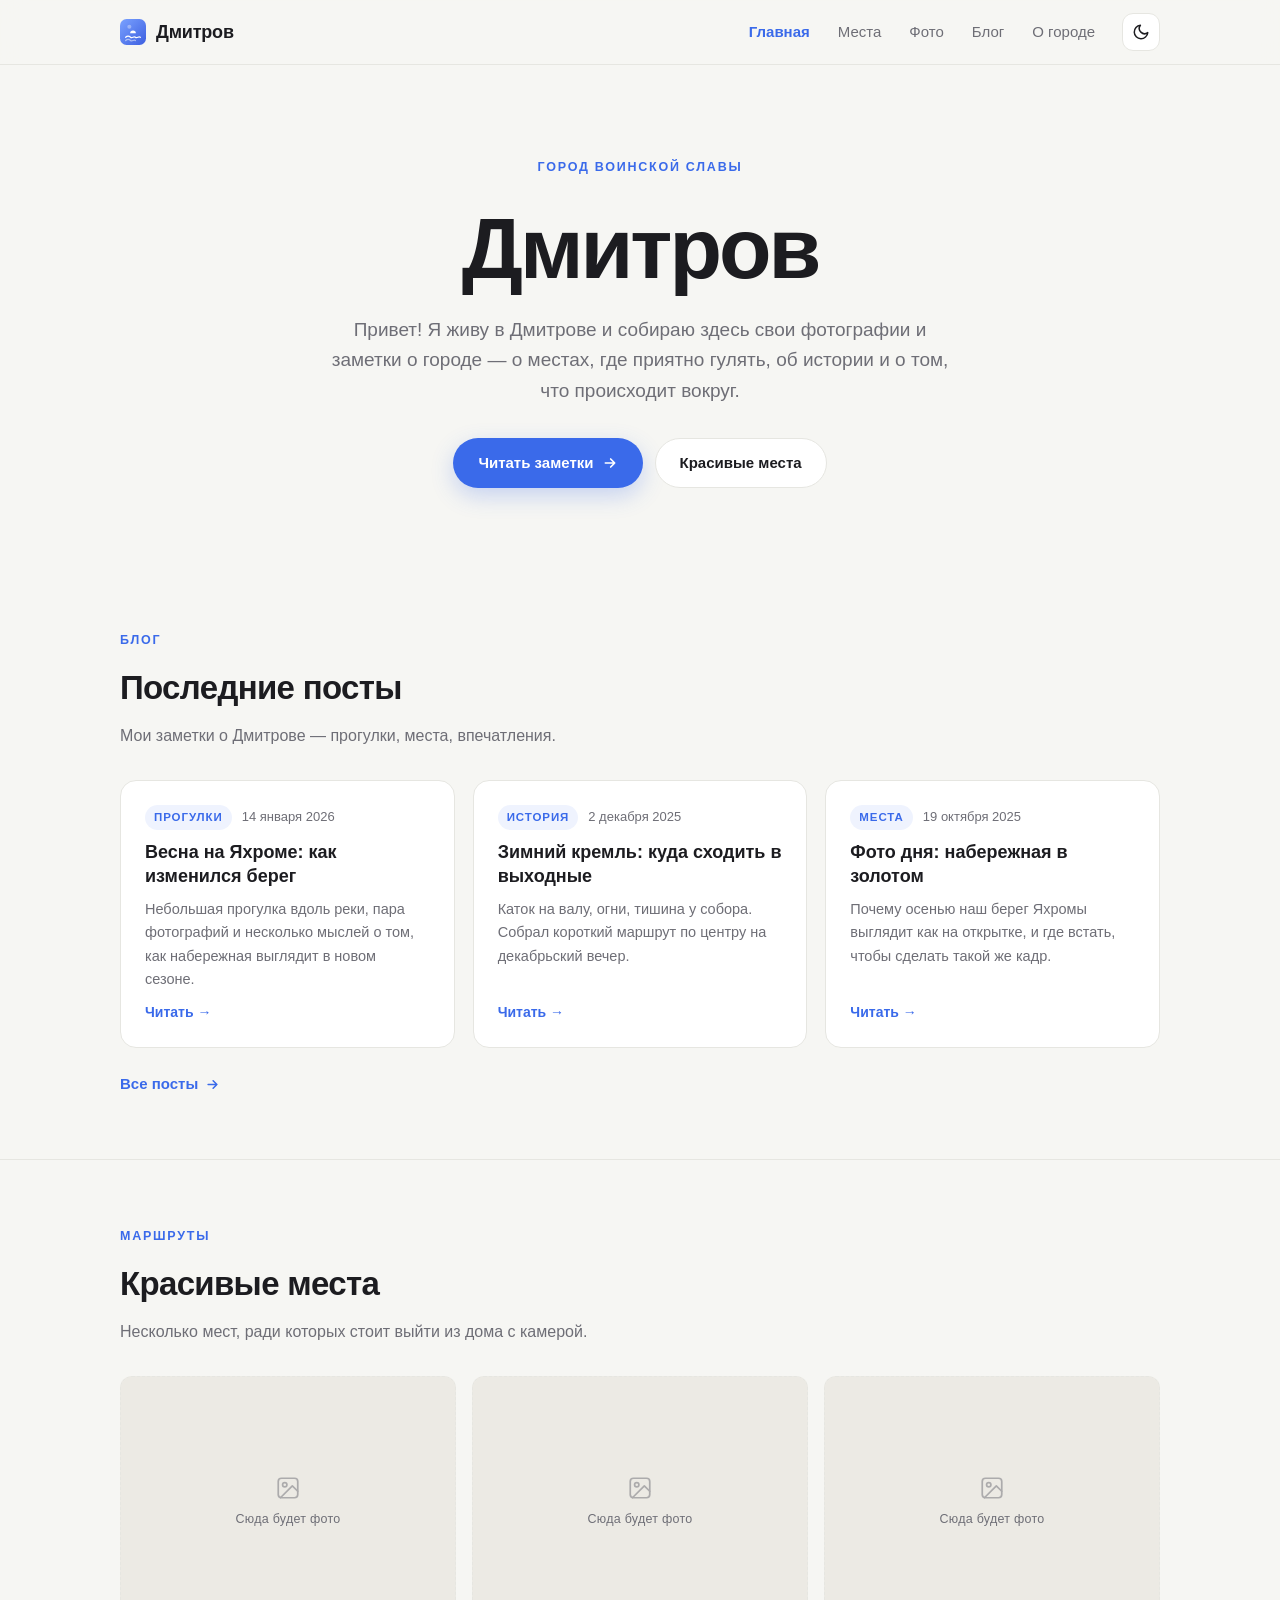
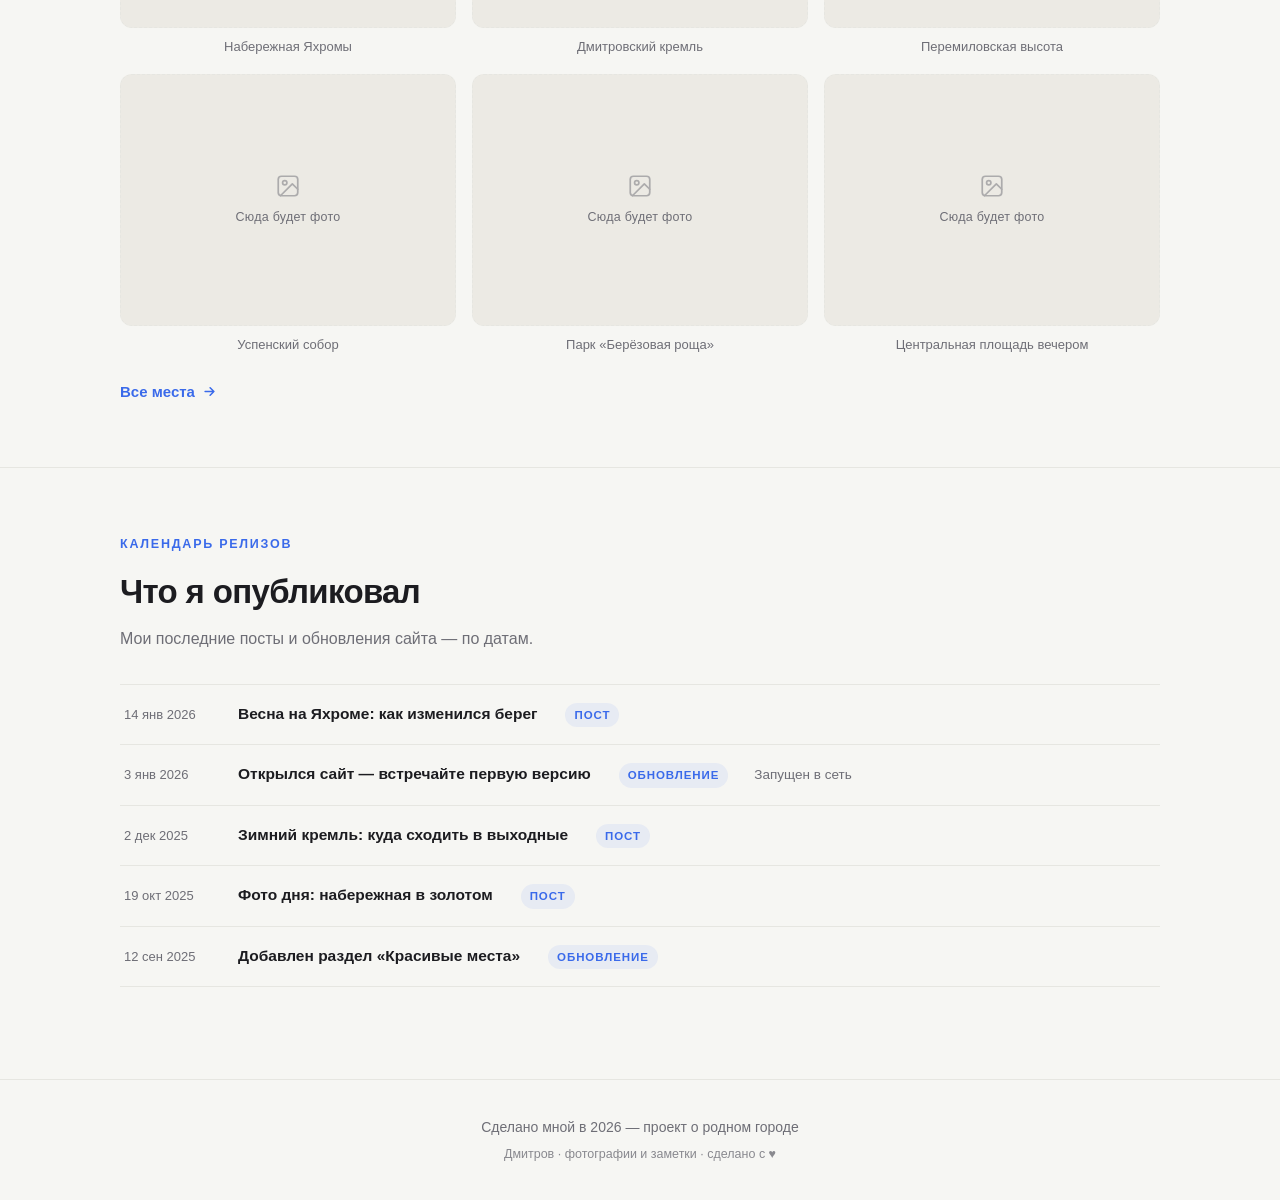
<file: index.html>
<!DOCTYPE html>
<html lang="ru" data-theme="light">
<head>
  <meta charset="UTF-8">
  <meta name="viewport" content="width=device-width, initial-scale=1.0">
  <meta name="description" content="Дмитров — мой личный сайт о родном городе: фотографии, заметки, красивые места.">
  <meta name="theme-color" content="#3d5fe0">
  <title>Дмитров — мой город</title>
  <link rel="icon" type="image/svg+xml" href="favicon.svg">
  <link rel="stylesheet" href="style.css">
  <!-- Тема ставится до отрисовки, чтобы не мигал экран -->
  <script>
    (function () {
      var s = 'light';
      try { s = localStorage.getItem('theme') || s; } catch (e) {}
      if (s !== 'light' && s !== 'dark') { s = 'light'; }
      document.documentElement.dataset.theme = s;
      document.documentElement.classList.add('js');
    })();
  </script>
</head>
<body>

  <!-- ============ Шапка ============ -->
  <header class="site-head">
    <div class="container head-in">
      <a class="brand" href="index.html">
        <img src="favicon.svg" alt="" width="26" height="26">
        <span>Дмитров</span>
      </a>
      <nav class="main-nav" id="mainNav">
        <a href="index.html" class="active">Главная</a>
        <a href="places.html">Места</a>
        <a href="gallery.html">Фото</a>
        <a href="blog.html">Блог</a>
        <a href="about.html">О городе</a>
      </nav>
      <div class="head-acts">
        <button class="icon-btn" id="themeToggle" aria-label="Сменить тему">
          <svg class="icon-moon" viewBox="0 0 24 24" fill="none" stroke="currentColor" stroke-width="2" stroke-linecap="round" stroke-linejoin="round"><path d="M21 12.8A9 9 0 1 1 11.2 3a7 7 0 0 0 9.8 9.8z"/></svg>
          <svg class="icon-sun" viewBox="0 0 24 24" fill="none" stroke="currentColor" stroke-width="2" stroke-linecap="round" stroke-linejoin="round"><circle cx="12" cy="12" r="4"/><path d="M12 2v2M12 20v2M4.9 4.9l1.4 1.4M17.7 17.7l1.4 1.4M2 12h2M20 12h2M4.9 19.1l1.4-1.4M17.7 6.3l1.4-1.4"/></svg>
        </button>
        <button class="icon-btn nav-toggle" id="navToggle" aria-label="Меню" aria-expanded="false">
          <svg viewBox="0 0 24 24" fill="none" stroke="currentColor" stroke-width="2" stroke-linecap="round"><path d="M3 6h18M3 12h12M3 18h18"/></svg>
        </button>
      </div>
    </div>
  </header>

  <main>

    <!-- ============ Герой ============ -->
    <section class="hero">
      <div class="container hero-in">
        <span class="label">Город воинской славы</span>
        <h1>Дмитров</h1>
        <p class="tagline">Привет! Я живу в Дмитрове и собираю здесь свои фотографии и заметки о городе — о местах, где приятно гулять, об истории и о том, что происходит вокруг.</p>
        <div class="hero-acts">
          <a class="btn primary" href="blog.html">Читать заметки
            <svg viewBox="0 0 24 24" fill="none" stroke="currentColor" stroke-width="2.5" stroke-linecap="round" stroke-linejoin="round"><path d="M5 12h14M13 6l6 6-6 6"/></svg>
          </a>
          <a class="btn ghost" href="places.html">Красивые места</a>
        </div>
      </div>
    </section>

    <!-- ============ Последние посты ============ -->
    <section class="section" id="posts">
      <div class="container">
        <div class="section-head reveal">
          <span class="label">Блог</span>
          <h2>Последние посты</h2>
          <p>Мои заметки о Дмитрове — прогулки, места, впечатления.</p>
        </div>
        <div class="posts-grid">
          <article class="post-card reveal">
            <div class="post-meta"><span class="tag">Прогулки</span><time datetime="2026-01-14">14 января 2026</time></div>
            <h3><a href="post-1.html">Весна на Яхроме: как изменился берег</a></h3>
            <p>Небольшая прогулка вдоль реки, пара фотографий и несколько мыслей о том, как набережная выглядит в новом сезоне.</p>
            <a class="read" href="post-1.html">Читать →</a>
          </article>
          <article class="post-card reveal">
            <div class="post-meta"><span class="tag">История</span><time datetime="2025-12-02">2 декабря 2025</time></div>
            <h3><a href="post-2.html">Зимний кремль: куда сходить в выходные</a></h3>
            <p>Каток на валу, огни, тишина у собора. Собрал короткий маршрут по центру на декабрьский вечер.</p>
            <a class="read" href="post-2.html">Читать →</a>
          </article>
          <article class="post-card reveal">
            <div class="post-meta"><span class="tag">Места</span><time datetime="2025-10-19">19 октября 2025</time></div>
            <h3><a href="post-3.html">Фото дня: набережная в золотом</a></h3>
            <p>Почему осенью наш берег Яхромы выглядит как на открытке, и где встать, чтобы сделать такой же кадр.</p>
            <a class="read" href="post-3.html">Читать →</a>
          </article>
        </div>
        <a class="more" href="blog.html">Все посты
          <svg viewBox="0 0 24 24" fill="none" stroke="currentColor" stroke-width="2.5" stroke-linecap="round" stroke-linejoin="round"><path d="M5 12h14M13 6l6 6-6 6"/></svg>
        </a>
      </div>
    </section>

    <!-- ============ Красивые места (мини-галерея) ============ -->
    <section class="section" id="places" style="border-top: 1px solid var(--line);">
      <div class="container">
        <div class="section-head reveal">
          <span class="label">Маршруты</span>
          <h2>Красивые места</h2>
          <p>Несколько мест, ради которых стоит выйти из дома с камерой.</p>
        </div>
        <div class="gallery">
          <a class="g-item reveal" href="places.html">
            <span class="ph"><svg viewBox="0 0 24 24" fill="none" stroke="currentColor" stroke-width="1.6" stroke-linecap="round" stroke-linejoin="round"><rect x="3" y="3" width="18" height="18" rx="3"/><circle cx="9" cy="9" r="2"/><path d="M21 15l-5-5L5 21"/></svg><span>Сюда будет фото</span></span>
            <figcaption>Набережная Яхромы</figcaption>
          </a>
          <a class="g-item reveal" href="places.html">
            <span class="ph"><svg viewBox="0 0 24 24" fill="none" stroke="currentColor" stroke-width="1.6" stroke-linecap="round" stroke-linejoin="round"><rect x="3" y="3" width="18" height="18" rx="3"/><circle cx="9" cy="9" r="2"/><path d="M21 15l-5-5L5 21"/></svg><span>Сюда будет фото</span></span>
            <figcaption>Дмитровский кремль</figcaption>
          </a>
          <a class="g-item reveal" href="places.html">
            <span class="ph"><svg viewBox="0 0 24 24" fill="none" stroke="currentColor" stroke-width="1.6" stroke-linecap="round" stroke-linejoin="round"><rect x="3" y="3" width="18" height="18" rx="3"/><circle cx="9" cy="9" r="2"/><path d="M21 15l-5-5L5 21"/></svg><span>Сюда будет фото</span></span>
            <figcaption>Перемиловская высота</figcaption>
          </a>
          <a class="g-item reveal" href="places.html">
            <span class="ph"><svg viewBox="0 0 24 24" fill="none" stroke="currentColor" stroke-width="1.6" stroke-linecap="round" stroke-linejoin="round"><rect x="3" y="3" width="18" height="18" rx="3"/><circle cx="9" cy="9" r="2"/><path d="M21 15l-5-5L5 21"/></svg><span>Сюда будет фото</span></span>
            <figcaption>Успенский собор</figcaption>
          </a>
          <a class="g-item reveal" href="places.html">
            <span class="ph"><svg viewBox="0 0 24 24" fill="none" stroke="currentColor" stroke-width="1.6" stroke-linecap="round" stroke-linejoin="round"><rect x="3" y="3" width="18" height="18" rx="3"/><circle cx="9" cy="9" r="2"/><path d="M21 15l-5-5L5 21"/></svg><span>Сюда будет фото</span></span>
            <figcaption>Парк «Берёзовая роща»</figcaption>
          </a>
          <a class="g-item reveal" href="places.html">
            <span class="ph"><svg viewBox="0 0 24 24" fill="none" stroke="currentColor" stroke-width="1.6" stroke-linecap="round" stroke-linejoin="round"><rect x="3" y="3" width="18" height="18" rx="3"/><circle cx="9" cy="9" r="2"/><path d="M21 15l-5-5L5 21"/></svg><span>Сюда будет фото</span></span>
            <figcaption>Центральная площадь вечером</figcaption>
          </a>
        </div>
        <a class="more" href="places.html">Все места
          <svg viewBox="0 0 24 24" fill="none" stroke="currentColor" stroke-width="2.5" stroke-linecap="round" stroke-linejoin="round"><path d="M5 12h14M13 6l6 6-6 6"/></svg>
        </a>
      </div>
    </section>

    <!-- ============ Календарь релизов ============ -->
    <section class="section" id="releases" style="border-top: 1px solid var(--line); padding-bottom: 72px;">
      <div class="container">
        <div class="section-head reveal">
          <span class="label">Календарь релизов</span>
          <h2>Что я опубликовал</h2>
          <p>Мои последние посты и обновления сайта — по датам.</p>
        </div>
        <div class="rel-list reveal">
          <div class="rel">
            <time datetime="2026-01-14">14 янв 2026</time>
            <a class="r-title" href="post-1.html">Весна на Яхроме: как изменился берег</a>
            <span class="tag">Пост</span>
          </div>
          <div class="rel">
            <time datetime="2026-01-03">3 янв 2026</time>
            <span class="r-title">Открылся сайт — встречайте первую версию</span>
            <span class="tag">Обновление</span>
            <span class="r-note">Запущен в сеть</span>
          </div>
          <div class="rel">
            <time datetime="2025-12-02">2 дек 2025</time>
            <a class="r-title" href="post-2.html">Зимний кремль: куда сходить в выходные</a>
            <span class="tag">Пост</span>
          </div>
          <div class="rel">
            <time datetime="2025-10-19">19 окт 2025</time>
            <a class="r-title" href="post-3.html">Фото дня: набережная в золотом</a>
            <span class="tag">Пост</span>
          </div>
          <div class="rel">
            <time datetime="2025-09-12">12 сен 2025</time>
            <span class="r-title">Добавлен раздел «Красивые места»</span>
            <span class="tag">Обновление</span>
          </div>
        </div>
      </div>
    </section>

  </main>

  <!-- ============ Подвал ============ -->
  <footer class="site-foot">
    <div class="container">
      Сделано мной в 2026 — проект о родном городе
      <div class="small">Дмитров · фотографии и заметки · сделано с ♥</div>
    </div>
  </footer>

  <script src="script.js"></script>
</body>
</html>
</file>
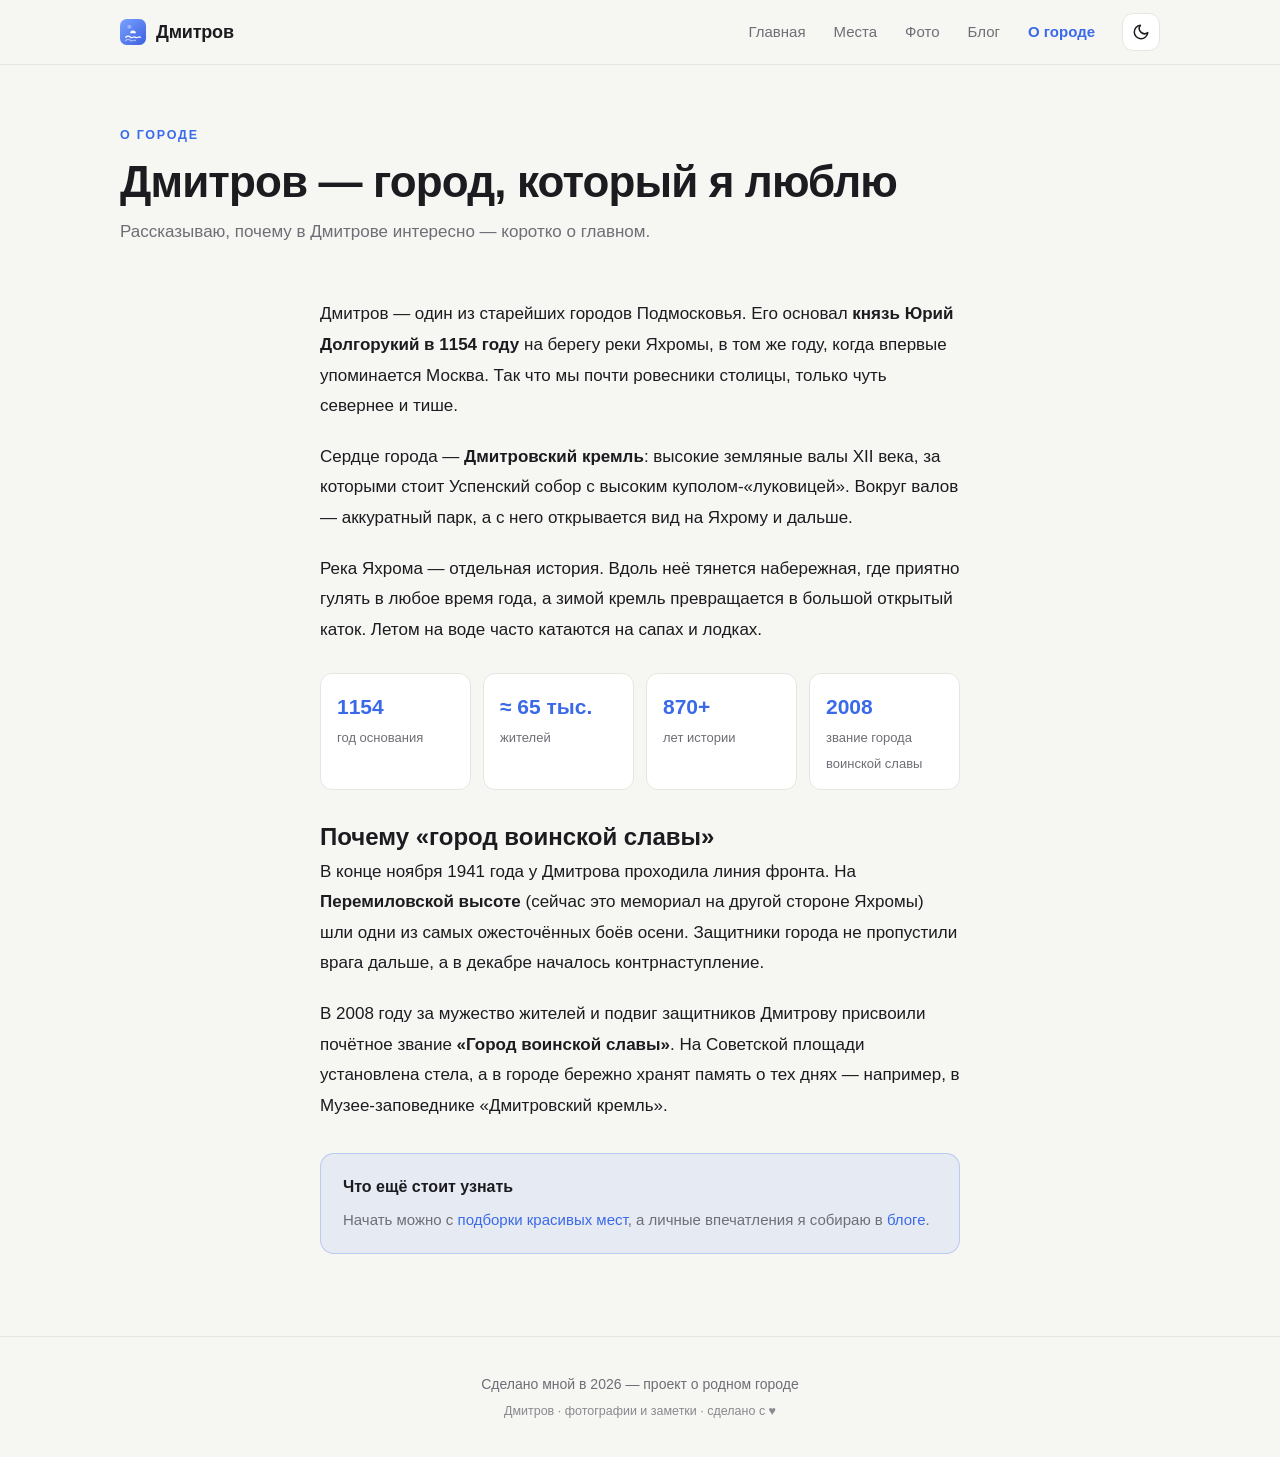
<file: about.html>
<!DOCTYPE html>
<html lang="ru" data-theme="light">
<head>
  <meta charset="UTF-8">
  <meta name="viewport" content="width=device-width, initial-scale=1.0">
  <meta name="description" content="О Дмитрове: история города, Дмитровский кремль, Яхрома, звание города воинской славы.">
  <meta name="theme-color" content="#3d5fe0">
  <title>О городе — Дмитров</title>
  <link rel="icon" type="image/svg+xml" href="favicon.svg">
  <link rel="stylesheet" href="style.css">
  <script>
    (function () {
      var s = 'light';
      try { s = localStorage.getItem('theme') || s; } catch (e) {}
      if (s !== 'light' && s !== 'dark') { s = 'light'; }
      document.documentElement.dataset.theme = s;
      document.documentElement.classList.add('js');
    })();
  </script>
</head>
<body>

  <header class="site-head">
    <div class="container head-in">
      <a class="brand" href="index.html">
        <img src="favicon.svg" alt="" width="26" height="26">
        <span>Дмитров</span>
      </a>
      <nav class="main-nav" id="mainNav">
        <a href="index.html">Главная</a>
        <a href="places.html">Места</a>
        <a href="gallery.html">Фото</a>
        <a href="blog.html">Блог</a>
        <a href="about.html" class="active">О городе</a>
      </nav>
      <div class="head-acts">
        <button class="icon-btn" id="themeToggle" aria-label="Сменить тему">
          <svg class="icon-moon" viewBox="0 0 24 24" fill="none" stroke="currentColor" stroke-width="2" stroke-linecap="round" stroke-linejoin="round"><path d="M21 12.8A9 9 0 1 1 11.2 3a7 7 0 0 0 9.8 9.8z"/></svg>
          <svg class="icon-sun" viewBox="0 0 24 24" fill="none" stroke="currentColor" stroke-width="2" stroke-linecap="round" stroke-linejoin="round"><circle cx="12" cy="12" r="4"/><path d="M12 2v2M12 20v2M4.9 4.9l1.4 1.4M17.7 17.7l1.4 1.4M2 12h2M20 12h2M4.9 19.1l1.4-1.4M17.7 6.3l1.4-1.4"/></svg>
        </button>
        <button class="icon-btn nav-toggle" id="navToggle" aria-label="Меню" aria-expanded="false">
          <svg viewBox="0 0 24 24" fill="none" stroke="currentColor" stroke-width="2" stroke-linecap="round"><path d="M3 6h18M3 12h12M3 18h18"/></svg>
        </button>
      </div>
    </div>
  </header>

  <main>
    <div class="page-head">
      <div class="container">
        <span class="label">О городе</span>
        <h1>Дмитров — город, который я люблю</h1>
        <p class="lead">Рассказываю, почему в Дмитрове интересно — коротко о главном.</p>
      </div>
    </div>

    <section class="section" style="padding-top: 24px;">
      <div class="container prose">

        <p class="reveal">Дмитров — один из старейших городов Подмосковья. Его основал <strong>князь Юрий Долгорукий в 1154 году</strong> на берегу реки Яхромы, в том же году, когда впервые упоминается Москва. Так что мы почти ровесники столицы, только чуть севернее и тише.</p>

        <p class="reveal">Сердце города — <strong>Дмитровский кремль</strong>: высокие земляные валы XII века, за которыми стоит Успенский собор с высоким куполом-«луковицей». Вокруг валов — аккуратный парк, а с него открывается вид на Яхрому и дальше.</p>

        <p class="reveal">Река Яхрома — отдельная история. Вдоль неё тянется набережная, где приятно гулять в любое время года, а зимой кремль превращается в большой открытый каток. Летом на воде часто катаются на сапах и лодках.</p>

        <div class="facts reveal">
          <div class="fact"><b>1154</b><span>год основания</span></div>
          <div class="fact"><b>≈ 65 тыс.</b><span>жителей</span></div>
          <div class="fact"><b>870+</b><span>лет истории</span></div>
          <div class="fact"><b>2008</b><span>звание города воинской славы</span></div>
        </div>

        <h2 class="reveal">Почему «город воинской славы»</h2>

        <p class="reveal">В конце ноября 1941 года у Дмитрова проходила линия фронта. На <strong>Перемиловской высоте</strong> (сейчас это мемориал на другой стороне Яхромы) шли одни из самых ожесточённых боёв осени. Защитники города не пропустили врага дальше, а в декабре началось контрнаступление.</p>

        <p class="reveal">В 2008 году за мужество жителей и подвиг защитников Дмитрову присвоили почётное звание <strong>«Город воинской славы»</strong>. На Советской площади установлена стела, а в городе бережно хранят память о тех днях — например, в Музее-заповеднике «Дмитровский кремль».</p>

        <div class="note reveal">
          <h3>Что ещё стоит узнать</h3>
          <p>Начать можно с <a href="places.html">подборки красивых мест</a>, а личные впечатления я собираю в <a href="blog.html">блоге</a>.</p>
        </div>

      </div>
    </section>
  </main>

  <footer class="site-foot">
    <div class="container">
      Сделано мной в 2026 — проект о родном городе
      <div class="small">Дмитров · фотографии и заметки · сделано с ♥</div>
    </div>
  </footer>

  <script src="script.js"></script>
</body>
</html>
</file>
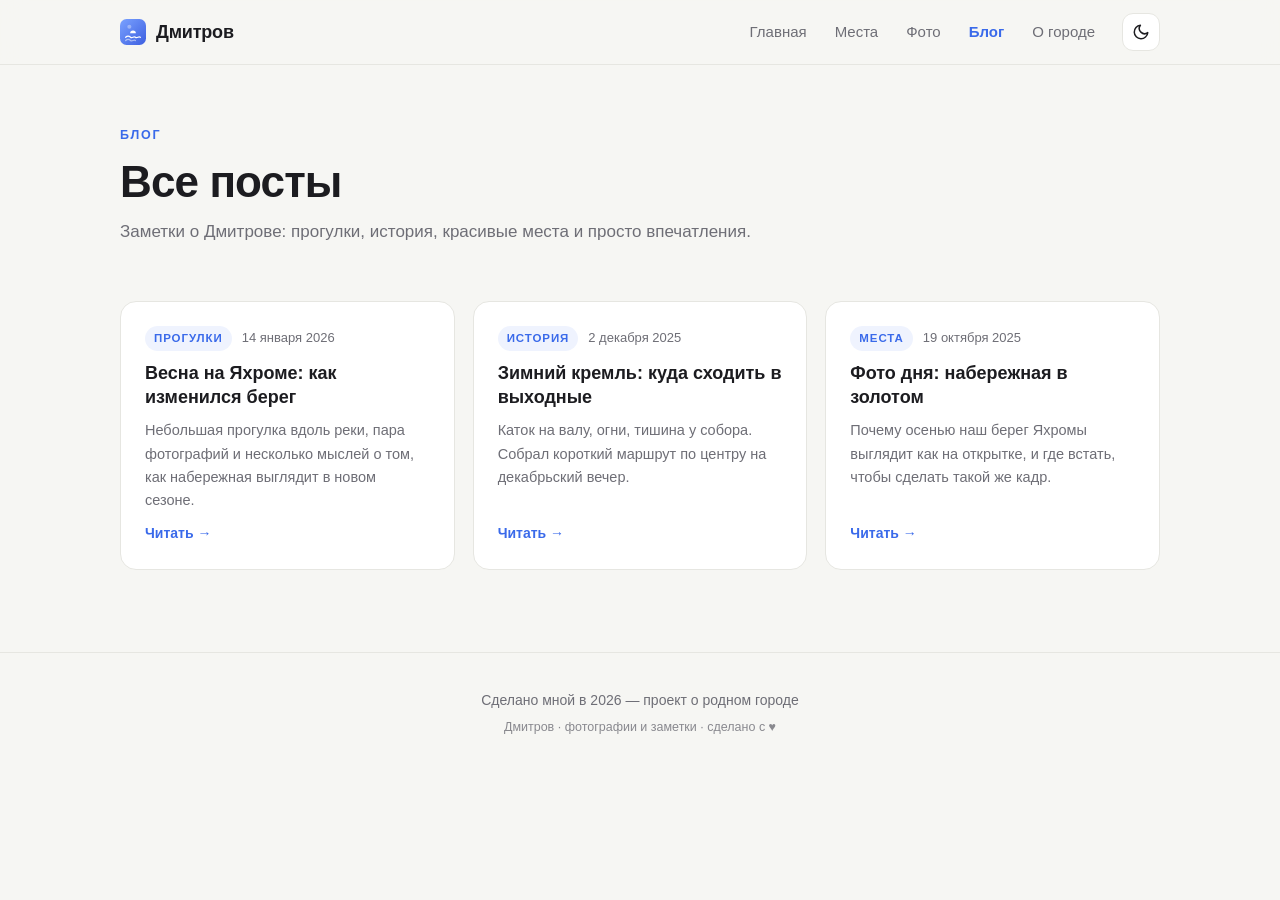
<file: blog.html>
<!DOCTYPE html>
<html lang="ru" data-theme="light">
<head>
  <meta charset="UTF-8">
  <meta name="viewport" content="width=device-width, initial-scale=1.0">
  <meta name="description" content="Все посты блога о Дмитрове: прогулки, история, красивые места.">
  <meta name="theme-color" content="#3d5fe0">
  <title>Блог — Дмитров</title>
  <link rel="icon" type="image/svg+xml" href="favicon.svg">
  <link rel="stylesheet" href="style.css">
  <script>
    (function () {
      var s = 'light';
      try { s = localStorage.getItem('theme') || s; } catch (e) {}
      if (s !== 'light' && s !== 'dark') { s = 'light'; }
      document.documentElement.dataset.theme = s;
      document.documentElement.classList.add('js');
    })();
  </script>
</head>
<body>

  <header class="site-head">
    <div class="container head-in">
      <a class="brand" href="index.html">
        <img src="favicon.svg" alt="" width="26" height="26">
        <span>Дмитров</span>
      </a>
      <nav class="main-nav" id="mainNav">
        <a href="index.html">Главная</a>
        <a href="places.html">Места</a>
        <a href="gallery.html">Фото</a>
        <a href="blog.html" class="active">Блог</a>
        <a href="about.html">О городе</a>
      </nav>
      <div class="head-acts">
        <button class="icon-btn" id="themeToggle" aria-label="Сменить тему">
          <svg class="icon-moon" viewBox="0 0 24 24" fill="none" stroke="currentColor" stroke-width="2" stroke-linecap="round" stroke-linejoin="round"><path d="M21 12.8A9 9 0 1 1 11.2 3a7 7 0 0 0 9.8 9.8z"/></svg>
          <svg class="icon-sun" viewBox="0 0 24 24" fill="none" stroke="currentColor" stroke-width="2" stroke-linecap="round" stroke-linejoin="round"><circle cx="12" cy="12" r="4"/><path d="M12 2v2M12 20v2M4.9 4.9l1.4 1.4M17.7 17.7l1.4 1.4M2 12h2M20 12h2M4.9 19.1l1.4-1.4M17.7 6.3l1.4-1.4"/></svg>
        </button>
        <button class="icon-btn nav-toggle" id="navToggle" aria-label="Меню" aria-expanded="false">
          <svg viewBox="0 0 24 24" fill="none" stroke="currentColor" stroke-width="2" stroke-linecap="round"><path d="M3 6h18M3 12h12M3 18h18"/></svg>
        </button>
      </div>
    </div>
  </header>

  <main>
    <div class="page-head">
      <div class="container">
        <span class="label">Блог</span>
        <h1>Все посты</h1>
        <p class="lead">Заметки о Дмитрове: прогулки, история, красивые места и просто впечатления.</p>
      </div>
    </div>

    <section class="section" style="padding-top: 26px;">
      <div class="container">
        <div class="posts-grid">

          <article class="post-card reveal">
            <div class="post-meta"><span class="tag">Прогулки</span><time datetime="2026-01-14">14 января 2026</time></div>
            <h3><a href="post-1.html">Весна на Яхроме: как изменился берег</a></h3>
            <p>Небольшая прогулка вдоль реки, пара фотографий и несколько мыслей о том, как набережная выглядит в новом сезоне.</p>
            <a class="read" href="post-1.html">Читать →</a>
          </article>

          <article class="post-card reveal">
            <div class="post-meta"><span class="tag">История</span><time datetime="2025-12-02">2 декабря 2025</time></div>
            <h3><a href="post-2.html">Зимний кремль: куда сходить в выходные</a></h3>
            <p>Каток на валу, огни, тишина у собора. Собрал короткий маршрут по центру на декабрьский вечер.</p>
            <a class="read" href="post-2.html">Читать →</a>
          </article>

          <article class="post-card reveal">
            <div class="post-meta"><span class="tag">Места</span><time datetime="2025-10-19">19 октября 2025</time></div>
            <h3><a href="post-3.html">Фото дня: набережная в золотом</a></h3>
            <p>Почему осенью наш берег Яхромы выглядит как на открытке, и где встать, чтобы сделать такой же кадр.</p>
            <a class="read" href="post-3.html">Читать →</a>
          </article>

        </div>
      </div>
    </section>
  </main>

  <footer class="site-foot">
    <div class="container">
      Сделано мной в 2026 — проект о родном городе
      <div class="small">Дмитров · фотографии и заметки · сделано с ♥</div>
    </div>
  </footer>

  <script src="script.js"></script>
</body>
</html>
</file>
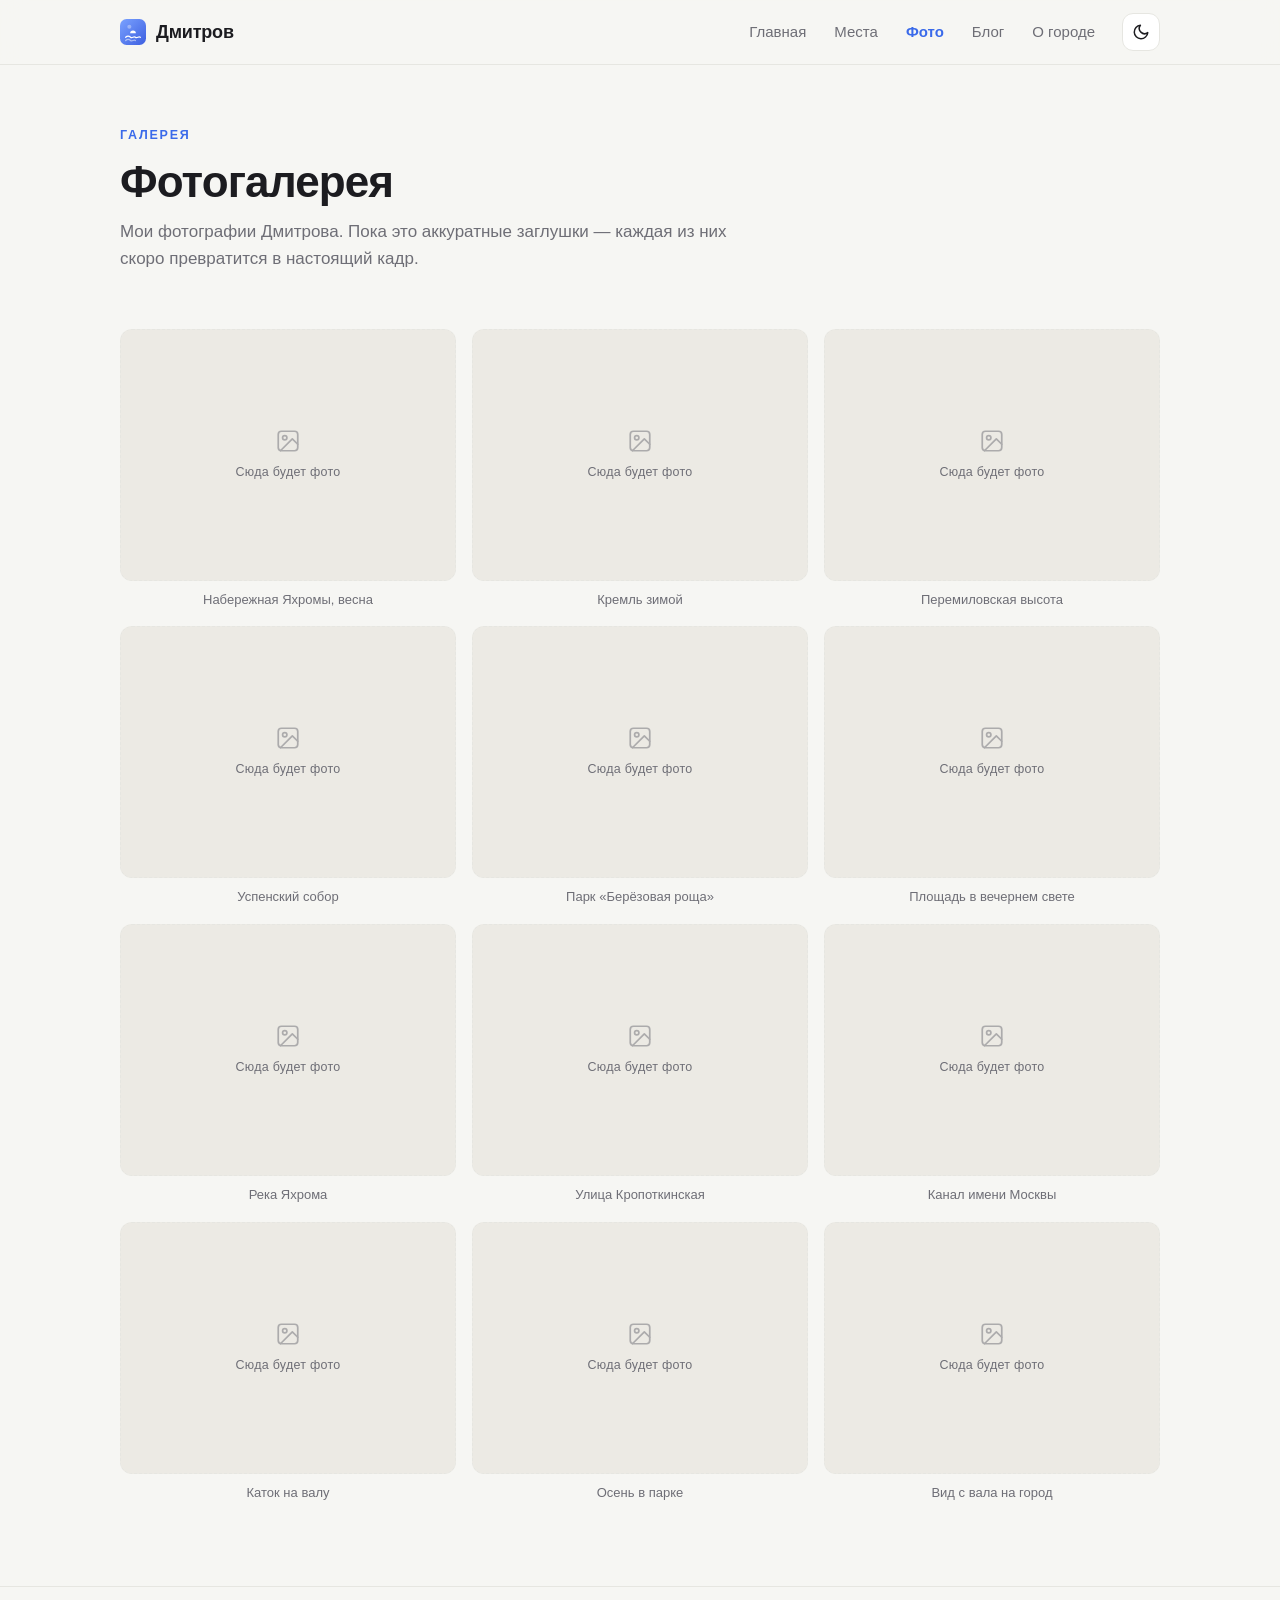
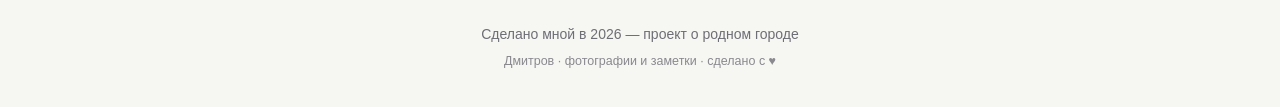
<file: gallery.html>
<!DOCTYPE html>
<html lang="ru" data-theme="light">
<head>
  <meta charset="UTF-8">
  <meta name="viewport" content="width=device-width, initial-scale=1.0">
  <meta name="description" content="Фотогалерея Дмитрова — мои фотографии города.">
  <meta name="theme-color" content="#3d5fe0">
  <title>Фото — Дмитров</title>
  <link rel="icon" type="image/svg+xml" href="favicon.svg">
  <link rel="stylesheet" href="style.css">
  <script>
    (function () {
      var s = 'light';
      try { s = localStorage.getItem('theme') || s; } catch (e) {}
      if (s !== 'light' && s !== 'dark') { s = 'light'; }
      document.documentElement.dataset.theme = s;
      document.documentElement.classList.add('js');
    })();
  </script>
</head>
<body>

  <header class="site-head">
    <div class="container head-in">
      <a class="brand" href="index.html">
        <img src="favicon.svg" alt="" width="26" height="26">
        <span>Дмитров</span>
      </a>
      <nav class="main-nav" id="mainNav">
        <a href="index.html">Главная</a>
        <a href="places.html">Места</a>
        <a href="gallery.html" class="active">Фото</a>
        <a href="blog.html">Блог</a>
        <a href="about.html">О городе</a>
      </nav>
      <div class="head-acts">
        <button class="icon-btn" id="themeToggle" aria-label="Сменить тему">
          <svg class="icon-moon" viewBox="0 0 24 24" fill="none" stroke="currentColor" stroke-width="2" stroke-linecap="round" stroke-linejoin="round"><path d="M21 12.8A9 9 0 1 1 11.2 3a7 7 0 0 0 9.8 9.8z"/></svg>
          <svg class="icon-sun" viewBox="0 0 24 24" fill="none" stroke="currentColor" stroke-width="2" stroke-linecap="round" stroke-linejoin="round"><circle cx="12" cy="12" r="4"/><path d="M12 2v2M12 20v2M4.9 4.9l1.4 1.4M17.7 17.7l1.4 1.4M2 12h2M20 12h2M4.9 19.1l1.4-1.4M17.7 6.3l1.4-1.4"/></svg>
        </button>
        <button class="icon-btn nav-toggle" id="navToggle" aria-label="Меню" aria-expanded="false">
          <svg viewBox="0 0 24 24" fill="none" stroke="currentColor" stroke-width="2" stroke-linecap="round"><path d="M3 6h18M3 12h12M3 18h18"/></svg>
        </button>
      </div>
    </div>
  </header>

  <main>
    <div class="page-head">
      <div class="container">
        <span class="label">Галерея</span>
        <h1>Фотогалерея</h1>
        <p class="lead">Мои фотографии Дмитрова. Пока это аккуратные заглушки — каждая из них скоро превратится в настоящий кадр.</p>
      </div>
    </div>

    <section class="section" style="padding-top: 26px;">
      <div class="container">
        <div class="gallery">

          <figure class="g-item reveal">
            <span class="ph"><svg viewBox="0 0 24 24" fill="none" stroke="currentColor" stroke-width="1.6" stroke-linecap="round" stroke-linejoin="round"><rect x="3" y="3" width="18" height="18" rx="3"/><circle cx="9" cy="9" r="2"/><path d="M21 15l-5-5L5 21"/></svg><span>Сюда будет фото</span></span>
            <figcaption>Набережная Яхромы, весна</figcaption>
          </figure>

          <figure class="g-item reveal">
            <span class="ph"><svg viewBox="0 0 24 24" fill="none" stroke="currentColor" stroke-width="1.6" stroke-linecap="round" stroke-linejoin="round"><rect x="3" y="3" width="18" height="18" rx="3"/><circle cx="9" cy="9" r="2"/><path d="M21 15l-5-5L5 21"/></svg><span>Сюда будет фото</span></span>
            <figcaption>Кремль зимой</figcaption>
          </figure>

          <figure class="g-item reveal">
            <span class="ph"><svg viewBox="0 0 24 24" fill="none" stroke="currentColor" stroke-width="1.6" stroke-linecap="round" stroke-linejoin="round"><rect x="3" y="3" width="18" height="18" rx="3"/><circle cx="9" cy="9" r="2"/><path d="M21 15l-5-5L5 21"/></svg><span>Сюда будет фото</span></span>
            <figcaption>Перемиловская высота</figcaption>
          </figure>

          <figure class="g-item reveal">
            <span class="ph"><svg viewBox="0 0 24 24" fill="none" stroke="currentColor" stroke-width="1.6" stroke-linecap="round" stroke-linejoin="round"><rect x="3" y="3" width="18" height="18" rx="3"/><circle cx="9" cy="9" r="2"/><path d="M21 15l-5-5L5 21"/></svg><span>Сюда будет фото</span></span>
            <figcaption>Успенский собор</figcaption>
          </figure>

          <figure class="g-item reveal">
            <span class="ph"><svg viewBox="0 0 24 24" fill="none" stroke="currentColor" stroke-width="1.6" stroke-linecap="round" stroke-linejoin="round"><rect x="3" y="3" width="18" height="18" rx="3"/><circle cx="9" cy="9" r="2"/><path d="M21 15l-5-5L5 21"/></svg><span>Сюда будет фото</span></span>
            <figcaption>Парк «Берёзовая роща»</figcaption>
          </figure>

          <figure class="g-item reveal">
            <span class="ph"><svg viewBox="0 0 24 24" fill="none" stroke="currentColor" stroke-width="1.6" stroke-linecap="round" stroke-linejoin="round"><rect x="3" y="3" width="18" height="18" rx="3"/><circle cx="9" cy="9" r="2"/><path d="M21 15l-5-5L5 21"/></svg><span>Сюда будет фото</span></span>
            <figcaption>Площадь в вечернем свете</figcaption>
          </figure>

          <figure class="g-item reveal">
            <span class="ph"><svg viewBox="0 0 24 24" fill="none" stroke="currentColor" stroke-width="1.6" stroke-linecap="round" stroke-linejoin="round"><rect x="3" y="3" width="18" height="18" rx="3"/><circle cx="9" cy="9" r="2"/><path d="M21 15l-5-5L5 21"/></svg><span>Сюда будет фото</span></span>
            <figcaption>Река Яхрома</figcaption>
          </figure>

          <figure class="g-item reveal">
            <span class="ph"><svg viewBox="0 0 24 24" fill="none" stroke="currentColor" stroke-width="1.6" stroke-linecap="round" stroke-linejoin="round"><rect x="3" y="3" width="18" height="18" rx="3"/><circle cx="9" cy="9" r="2"/><path d="M21 15l-5-5L5 21"/></svg><span>Сюда будет фото</span></span>
            <figcaption>Улица Кропоткинская</figcaption>
          </figure>

          <figure class="g-item reveal">
            <span class="ph"><svg viewBox="0 0 24 24" fill="none" stroke="currentColor" stroke-width="1.6" stroke-linecap="round" stroke-linejoin="round"><rect x="3" y="3" width="18" height="18" rx="3"/><circle cx="9" cy="9" r="2"/><path d="M21 15l-5-5L5 21"/></svg><span>Сюда будет фото</span></span>
            <figcaption>Канал имени Москвы</figcaption>
          </figure>

          <figure class="g-item reveal">
            <span class="ph"><svg viewBox="0 0 24 24" fill="none" stroke="currentColor" stroke-width="1.6" stroke-linecap="round" stroke-linejoin="round"><rect x="3" y="3" width="18" height="18" rx="3"/><circle cx="9" cy="9" r="2"/><path d="M21 15l-5-5L5 21"/></svg><span>Сюда будет фото</span></span>
            <figcaption>Каток на валу</figcaption>
          </figure>

          <figure class="g-item reveal">
            <span class="ph"><svg viewBox="0 0 24 24" fill="none" stroke="currentColor" stroke-width="1.6" stroke-linecap="round" stroke-linejoin="round"><rect x="3" y="3" width="18" height="18" rx="3"/><circle cx="9" cy="9" r="2"/><path d="M21 15l-5-5L5 21"/></svg><span>Сюда будет фото</span></span>
            <figcaption>Осень в парке</figcaption>
          </figure>

          <figure class="g-item reveal">
            <span class="ph"><svg viewBox="0 0 24 24" fill="none" stroke="currentColor" stroke-width="1.6" stroke-linecap="round" stroke-linejoin="round"><rect x="3" y="3" width="18" height="18" rx="3"/><circle cx="9" cy="9" r="2"/><path d="M21 15l-5-5L5 21"/></svg><span>Сюда будет фото</span></span>
            <figcaption>Вид с вала на город</figcaption>
          </figure>

        </div>
      </div>
    </section>
  </main>

  <footer class="site-foot">
    <div class="container">
      Сделано мной в 2026 — проект о родном городе
      <div class="small">Дмитров · фотографии и заметки · сделано с ♥</div>
    </div>
  </footer>

  <script src="script.js"></script>
</body>
</html>
</file>
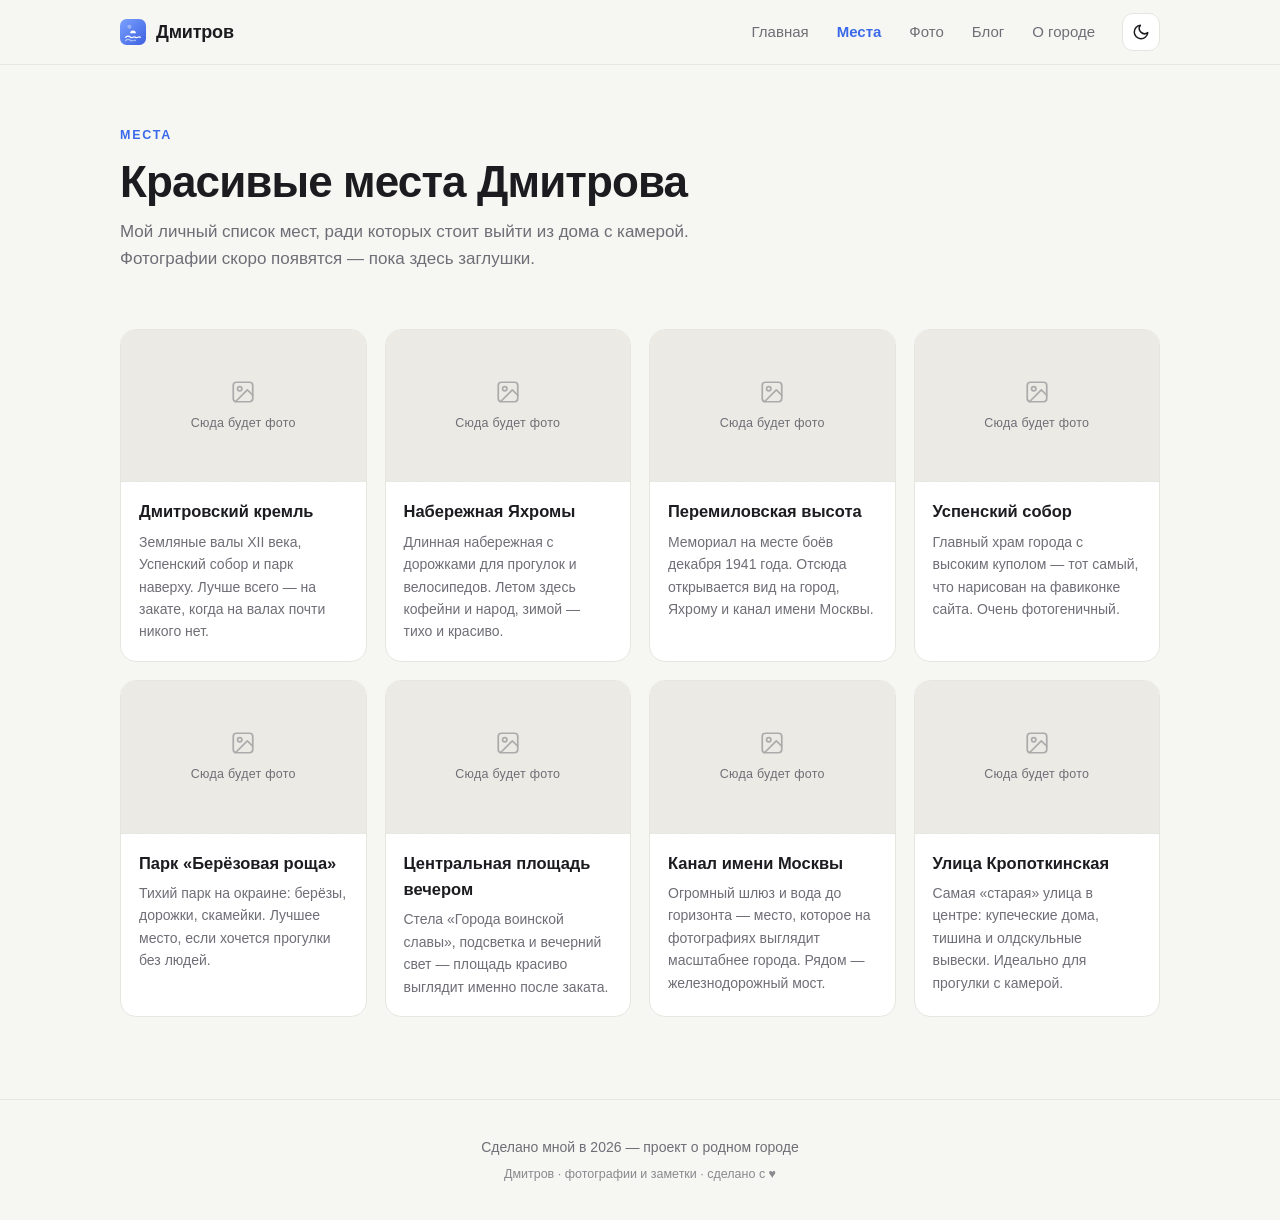
<file: places.html>
<!DOCTYPE html>
<html lang="ru" data-theme="light">
<head>
  <meta charset="UTF-8">
  <meta name="viewport" content="width=device-width, initial-scale=1.0">
  <meta name="description" content="Красивые места Дмитрова: набережная Яхромы, кремль, Перемиловская высота и другие.">
  <meta name="theme-color" content="#3d5fe0">
  <title>Места — Дмитров</title>
  <link rel="icon" type="image/svg+xml" href="favicon.svg">
  <link rel="stylesheet" href="style.css">
  <script>
    (function () {
      var s = 'light';
      try { s = localStorage.getItem('theme') || s; } catch (e) {}
      if (s !== 'light' && s !== 'dark') { s = 'light'; }
      document.documentElement.dataset.theme = s;
      document.documentElement.classList.add('js');
    })();
  </script>
</head>
<body>

  <header class="site-head">
    <div class="container head-in">
      <a class="brand" href="index.html">
        <img src="favicon.svg" alt="" width="26" height="26">
        <span>Дмитров</span>
      </a>
      <nav class="main-nav" id="mainNav">
        <a href="index.html">Главная</a>
        <a href="places.html" class="active">Места</a>
        <a href="gallery.html">Фото</a>
        <a href="blog.html">Блог</a>
        <a href="about.html">О городе</a>
      </nav>
      <div class="head-acts">
        <button class="icon-btn" id="themeToggle" aria-label="Сменить тему">
          <svg class="icon-moon" viewBox="0 0 24 24" fill="none" stroke="currentColor" stroke-width="2" stroke-linecap="round" stroke-linejoin="round"><path d="M21 12.8A9 9 0 1 1 11.2 3a7 7 0 0 0 9.8 9.8z"/></svg>
          <svg class="icon-sun" viewBox="0 0 24 24" fill="none" stroke="currentColor" stroke-width="2" stroke-linecap="round" stroke-linejoin="round"><circle cx="12" cy="12" r="4"/><path d="M12 2v2M12 20v2M4.9 4.9l1.4 1.4M17.7 17.7l1.4 1.4M2 12h2M20 12h2M4.9 19.1l1.4-1.4M17.7 6.3l1.4-1.4"/></svg>
        </button>
        <button class="icon-btn nav-toggle" id="navToggle" aria-label="Меню" aria-expanded="false">
          <svg viewBox="0 0 24 24" fill="none" stroke="currentColor" stroke-width="2" stroke-linecap="round"><path d="M3 6h18M3 12h12M3 18h18"/></svg>
        </button>
      </div>
    </div>
  </header>

  <main>
    <div class="page-head">
      <div class="container">
        <span class="label">Места</span>
        <h1>Красивые места Дмитрова</h1>
        <p class="lead">Мой личный список мест, ради которых стоит выйти из дома с камерой. Фотографии скоро появятся — пока здесь заглушки.</p>
      </div>
    </div>

    <section class="section" style="padding-top: 26px;">
      <div class="container places-grid">

        <article class="place reveal">
          <span class="ph"><svg viewBox="0 0 24 24" fill="none" stroke="currentColor" stroke-width="1.6" stroke-linecap="round" stroke-linejoin="round"><rect x="3" y="3" width="18" height="18" rx="3"/><circle cx="9" cy="9" r="2"/><path d="M21 15l-5-5L5 21"/></svg><span>Сюда будет фото</span></span>
          <div class="place-body">
            <h3>Дмитровский кремль</h3>
            <p>Земляные валы XII века, Успенский собор и парк наверху. Лучше всего — на закате, когда на валах почти никого нет.</p>
          </div>
        </article>

        <article class="place reveal">
          <span class="ph"><svg viewBox="0 0 24 24" fill="none" stroke="currentColor" stroke-width="1.6" stroke-linecap="round" stroke-linejoin="round"><rect x="3" y="3" width="18" height="18" rx="3"/><circle cx="9" cy="9" r="2"/><path d="M21 15l-5-5L5 21"/></svg><span>Сюда будет фото</span></span>
          <div class="place-body">
            <h3>Набережная Яхромы</h3>
            <p>Длинная набережная с дорожками для прогулок и велосипедов. Летом здесь кофейни и народ, зимой — тихо и красиво.</p>
          </div>
        </article>

        <article class="place reveal">
          <span class="ph"><svg viewBox="0 0 24 24" fill="none" stroke="currentColor" stroke-width="1.6" stroke-linecap="round" stroke-linejoin="round"><rect x="3" y="3" width="18" height="18" rx="3"/><circle cx="9" cy="9" r="2"/><path d="M21 15l-5-5L5 21"/></svg><span>Сюда будет фото</span></span>
          <div class="place-body">
            <h3>Перемиловская высота</h3>
            <p>Мемориал на месте боёв декабря 1941 года. Отсюда открывается вид на город, Яхрому и канал имени Москвы.</p>
          </div>
        </article>

        <article class="place reveal">
          <span class="ph"><svg viewBox="0 0 24 24" fill="none" stroke="currentColor" stroke-width="1.6" stroke-linecap="round" stroke-linejoin="round"><rect x="3" y="3" width="18" height="18" rx="3"/><circle cx="9" cy="9" r="2"/><path d="M21 15l-5-5L5 21"/></svg><span>Сюда будет фото</span></span>
          <div class="place-body">
            <h3>Успенский собор</h3>
            <p>Главный храм города с высоким куполом — тот самый, что нарисован на фавиконке сайта. Очень фотогеничный.</p>
          </div>
        </article>

        <article class="place reveal">
          <span class="ph"><svg viewBox="0 0 24 24" fill="none" stroke="currentColor" stroke-width="1.6" stroke-linecap="round" stroke-linejoin="round"><rect x="3" y="3" width="18" height="18" rx="3"/><circle cx="9" cy="9" r="2"/><path d="M21 15l-5-5L5 21"/></svg><span>Сюда будет фото</span></span>
          <div class="place-body">
            <h3>Парк «Берёзовая роща»</h3>
            <p>Тихий парк на окраине: берёзы, дорожки, скамейки. Лучшее место, если хочется прогулки без людей.</p>
          </div>
        </article>

        <article class="place reveal">
          <span class="ph"><svg viewBox="0 0 24 24" fill="none" stroke="currentColor" stroke-width="1.6" stroke-linecap="round" stroke-linejoin="round"><rect x="3" y="3" width="18" height="18" rx="3"/><circle cx="9" cy="9" r="2"/><path d="M21 15l-5-5L5 21"/></svg><span>Сюда будет фото</span></span>
          <div class="place-body">
            <h3>Центральная площадь вечером</h3>
            <p>Стела «Города воинской славы», подсветка и вечерний свет — площадь красиво выглядит именно после заката.</p>
          </div>
        </article>

        <article class="place reveal">
          <span class="ph"><svg viewBox="0 0 24 24" fill="none" stroke="currentColor" stroke-width="1.6" stroke-linecap="round" stroke-linejoin="round"><rect x="3" y="3" width="18" height="18" rx="3"/><circle cx="9" cy="9" r="2"/><path d="M21 15l-5-5L5 21"/></svg><span>Сюда будет фото</span></span>
          <div class="place-body">
            <h3>Канал имени Москвы</h3>
            <p>Огромный шлюз и вода до горизонта — место, которое на фотографиях выглядит масштабнее города. Рядом — железнодорожный мост.</p>
          </div>
        </article>

        <article class="place reveal">
          <span class="ph"><svg viewBox="0 0 24 24" fill="none" stroke="currentColor" stroke-width="1.6" stroke-linecap="round" stroke-linejoin="round"><rect x="3" y="3" width="18" height="18" rx="3"/><circle cx="9" cy="9" r="2"/><path d="M21 15l-5-5L5 21"/></svg><span>Сюда будет фото</span></span>
          <div class="place-body">
            <h3>Улица Кропоткинская</h3>
            <p>Самая «старая» улица в центре: купеческие дома, тишина и олдскульные вывески. Идеально для прогулки с камерой.</p>
          </div>
        </article>

      </div>
    </section>
  </main>

  <footer class="site-foot">
    <div class="container">
      Сделано мной в 2026 — проект о родном городе
      <div class="small">Дмитров · фотографии и заметки · сделано с ♥</div>
    </div>
  </footer>

  <script src="script.js"></script>
</body>
</html>
</file>
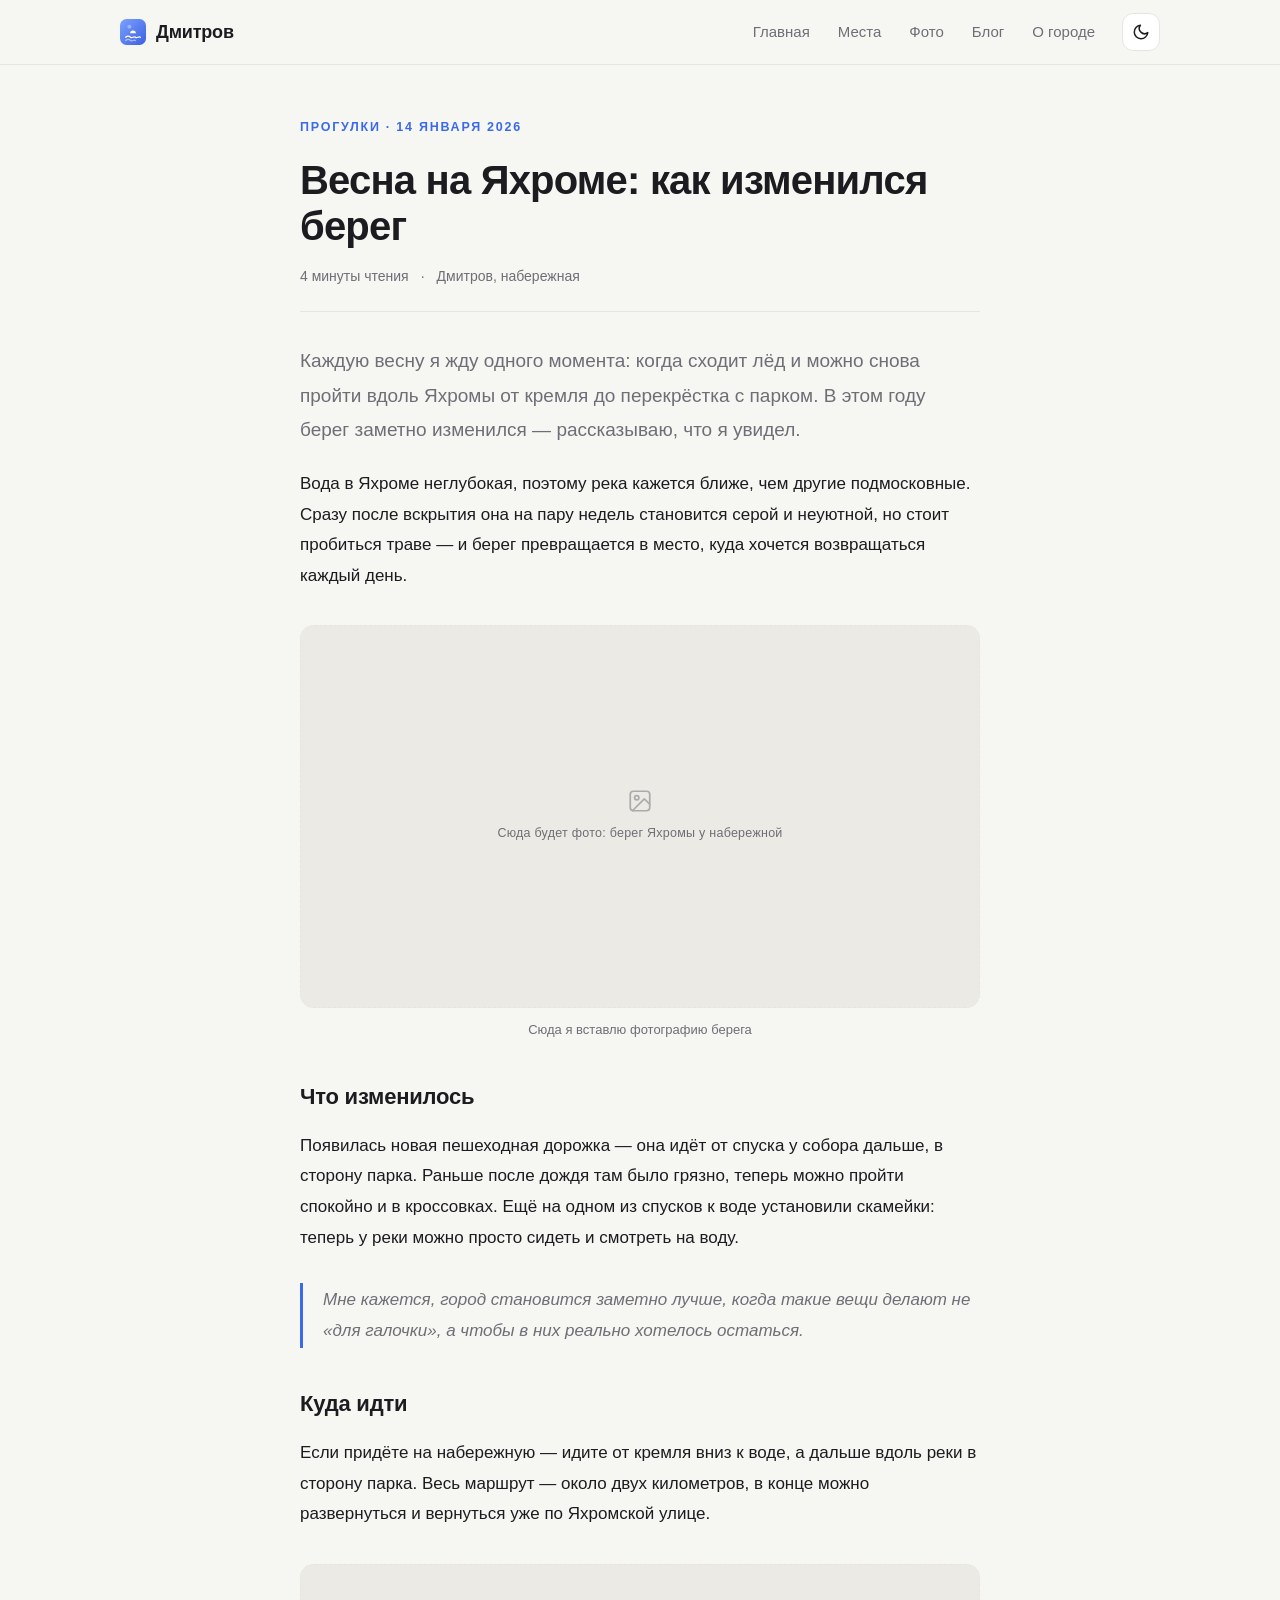
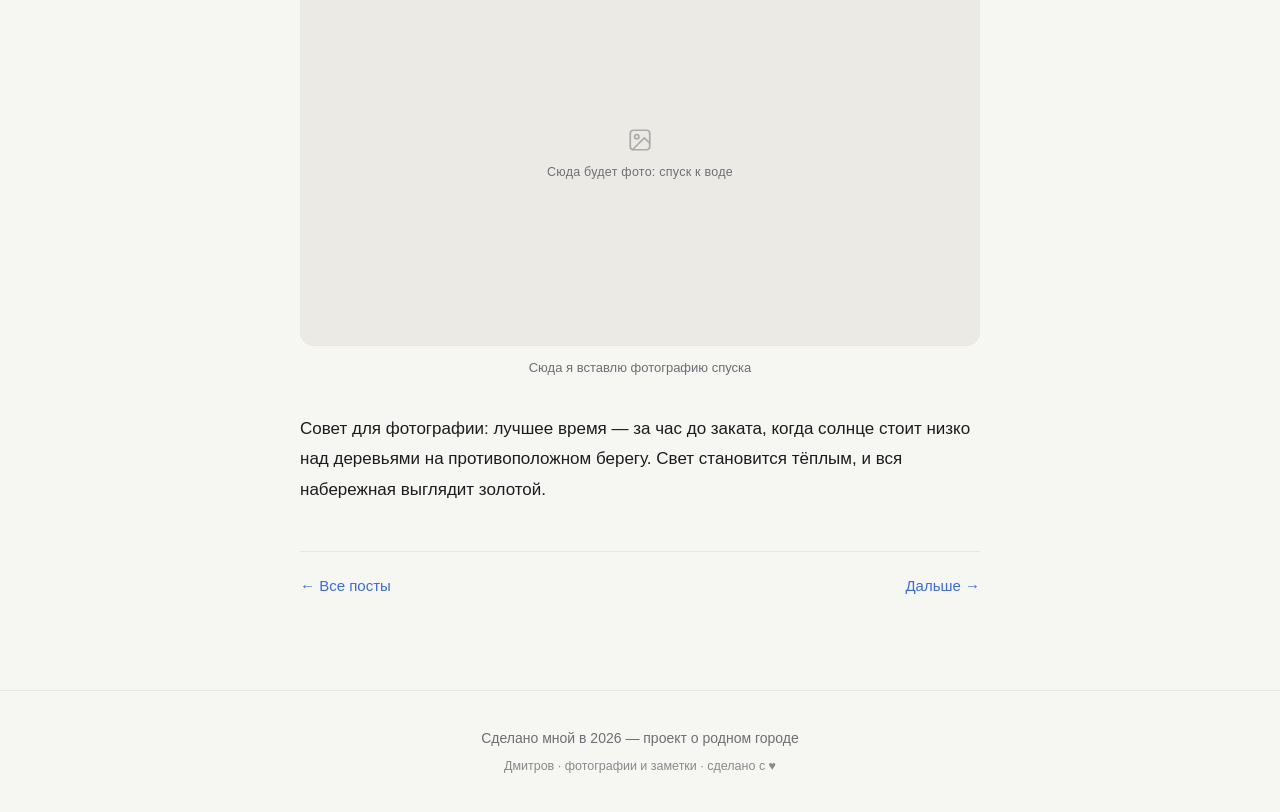
<file: post-1.html>
<!DOCTYPE html>
<html lang="ru" data-theme="light">
<head>
  <meta charset="UTF-8">
  <meta name="viewport" content="width=device-width, initial-scale=1.0">
  <meta name="description" content="Весна на Яхроме — заметка о набережной и береге реки в Дмитрове.">
  <meta name="theme-color" content="#3d5fe0">
  <title>Весна на Яхроме — блог о Дмитрове</title>
  <link rel="icon" type="image/svg+xml" href="favicon.svg">
  <link rel="stylesheet" href="style.css">
  <script>
    (function () {
      var s = 'light';
      try { s = localStorage.getItem('theme') || s; } catch (e) {}
      if (s !== 'light' && s !== 'dark') { s = 'light'; }
      document.documentElement.dataset.theme = s;
      document.documentElement.classList.add('js');
    })();
  </script>
</head>
<body>

  <header class="site-head">
    <div class="container head-in">
      <a class="brand" href="index.html">
        <img src="favicon.svg" alt="" width="26" height="26">
        <span>Дмитров</span>
      </a>
      <nav class="main-nav" id="mainNav">
        <a href="index.html">Главная</a>
        <a href="places.html">Места</a>
        <a href="gallery.html">Фото</a>
        <a href="blog.html">Блог</a>
        <a href="about.html">О городе</a>
      </nav>
      <div class="head-acts">
        <button class="icon-btn" id="themeToggle" aria-label="Сменить тему">
          <svg class="icon-moon" viewBox="0 0 24 24" fill="none" stroke="currentColor" stroke-width="2" stroke-linecap="round" stroke-linejoin="round"><path d="M21 12.8A9 9 0 1 1 11.2 3a7 7 0 0 0 9.8 9.8z"/></svg>
          <svg class="icon-sun" viewBox="0 0 24 24" fill="none" stroke="currentColor" stroke-width="2" stroke-linecap="round" stroke-linejoin="round"><circle cx="12" cy="12" r="4"/><path d="M12 2v2M12 20v2M4.9 4.9l1.4 1.4M17.7 17.7l1.4 1.4M2 12h2M20 12h2M4.9 19.1l1.4-1.4M17.7 6.3l1.4-1.4"/></svg>
        </button>
        <button class="icon-btn nav-toggle" id="navToggle" aria-label="Меню" aria-expanded="false">
          <svg viewBox="0 0 24 24" fill="none" stroke="currentColor" stroke-width="2" stroke-linecap="round"><path d="M3 6h18M3 12h12M3 18h18"/></svg>
        </button>
      </div>
    </div>
  </header>

  <main>
    <article class="container post">

      <span class="label reveal">Прогулки · 14 января 2026</span>
      <h1 class="reveal">Весна на Яхроме: как изменился берег</h1>
      <div class="post-meta reveal">
        <span>4 минуты чтения</span>
        <span>·</span>
        <span>Дмитров, набережная</span>
      </div>

      <div class="post-body">
        <p class="lead-p reveal">Каждую весну я жду одного момента: когда сходит лёд и можно снова пройти вдоль Яхромы от кремля до перекрёстка с парком. В этом году берег заметно изменился — рассказываю, что я увидел.</p>

        <p class="reveal">Вода в Яхроме неглубокая, поэтому река кажется ближе, чем другие подмосковные. Сразу после вскрытия она на пару недель становится серой и неуютной, но стоит пробиться траве — и берег превращается в место, куда хочется возвращаться каждый день.</p>

        <figure class="reveal">
          <span class="ph"><svg viewBox="0 0 24 24" fill="none" stroke="currentColor" stroke-width="1.6" stroke-linecap="round" stroke-linejoin="round"><rect x="3" y="3" width="18" height="18" rx="3"/><circle cx="9" cy="9" r="2"/><path d="M21 15l-5-5L5 21"/></svg><span>Сюда будет фото: берег Яхромы у набережной</span></span>
          <figcaption>Сюда я вставлю фотографию берега</figcaption>
        </figure>

        <h2>Что изменилось</h2>
        <p class="reveal">Появилась новая пешеходная дорожка — она идёт от спуска у собора дальше, в сторону парка. Раньше после дождя там было грязно, теперь можно пройти спокойно и в кроссовках. Ещё на одном из спусков к воде установили скамейки: теперь у реки можно просто сидеть и смотреть на воду.</p>

        <blockquote class="reveal">Мне кажется, город становится заметно лучше, когда такие вещи делают не «для галочки», а чтобы в них реально хотелось остаться.</blockquote>

        <h2>Куда идти</h2>
        <p class="reveal">Если придёте на набережную — идите от кремля вниз к воде, а дальше вдоль реки в сторону парка. Весь маршрут — около двух километров, в конце можно развернуться и вернуться уже по Яхромской улице.</p>

        <figure class="reveal">
          <span class="ph"><svg viewBox="0 0 24 24" fill="none" stroke="currentColor" stroke-width="1.6" stroke-linecap="round" stroke-linejoin="round"><rect x="3" y="3" width="18" height="18" rx="3"/><circle cx="9" cy="9" r="2"/><path d="M21 15l-5-5L5 21"/></svg><span>Сюда будет фото: спуск к воде</span></span>
          <figcaption>Сюда я вставлю фотографию спуска</figcaption>
        </figure>

        <p class="reveal">Совет для фотографии: лучшее время — за час до заката, когда солнце стоит низко над деревьями на противоположном берегу. Свет становится тёплым, и вся набережная выглядит золотой.</p>
      </div>

      <nav class="post-foot reveal">
        <a href="blog.html">← Все посты</a>
        <a href="post-2.html">Дальше →</a>
      </nav>

    </article>
  </main>

  <footer class="site-foot">
    <div class="container">
      Сделано мной в 2026 — проект о родном городе
      <div class="small">Дмитров · фотографии и заметки · сделано с ♥</div>
    </div>
  </footer>

  <script src="script.js"></script>
</body>
</html>
</file>
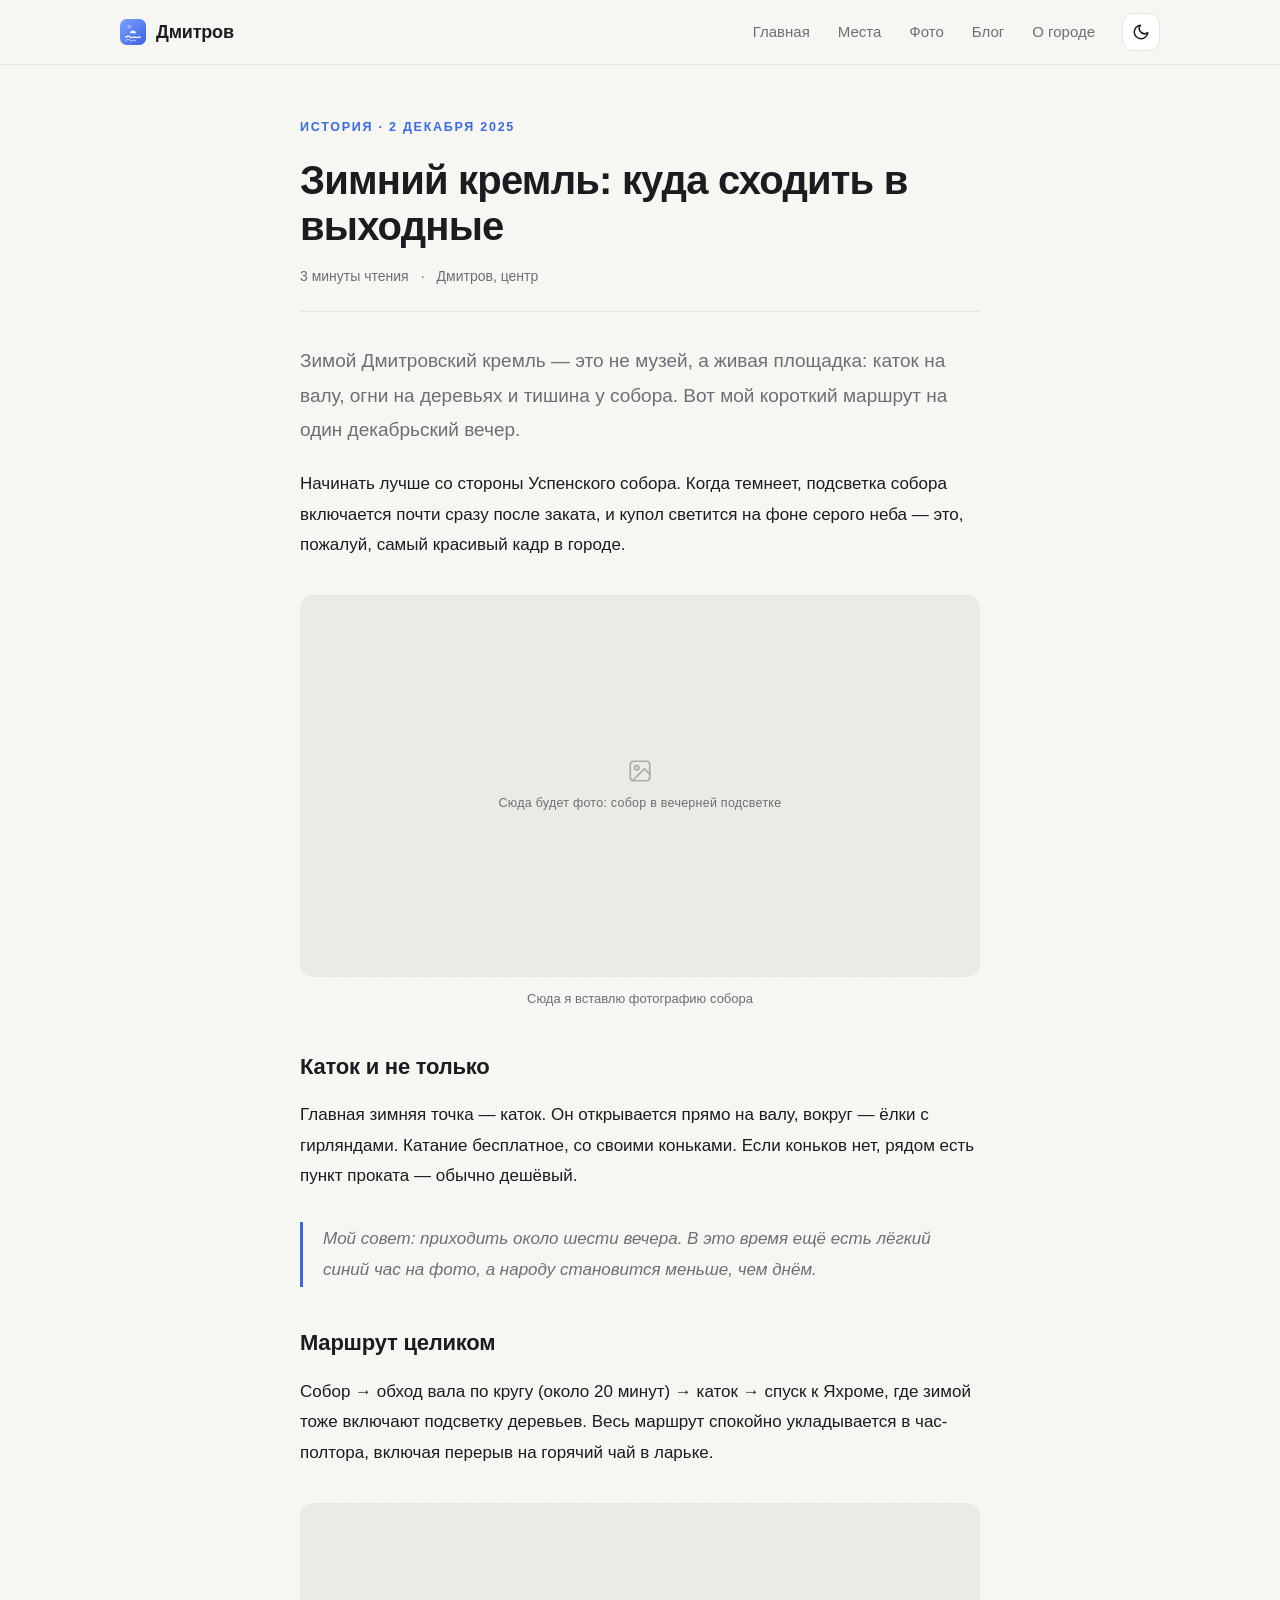
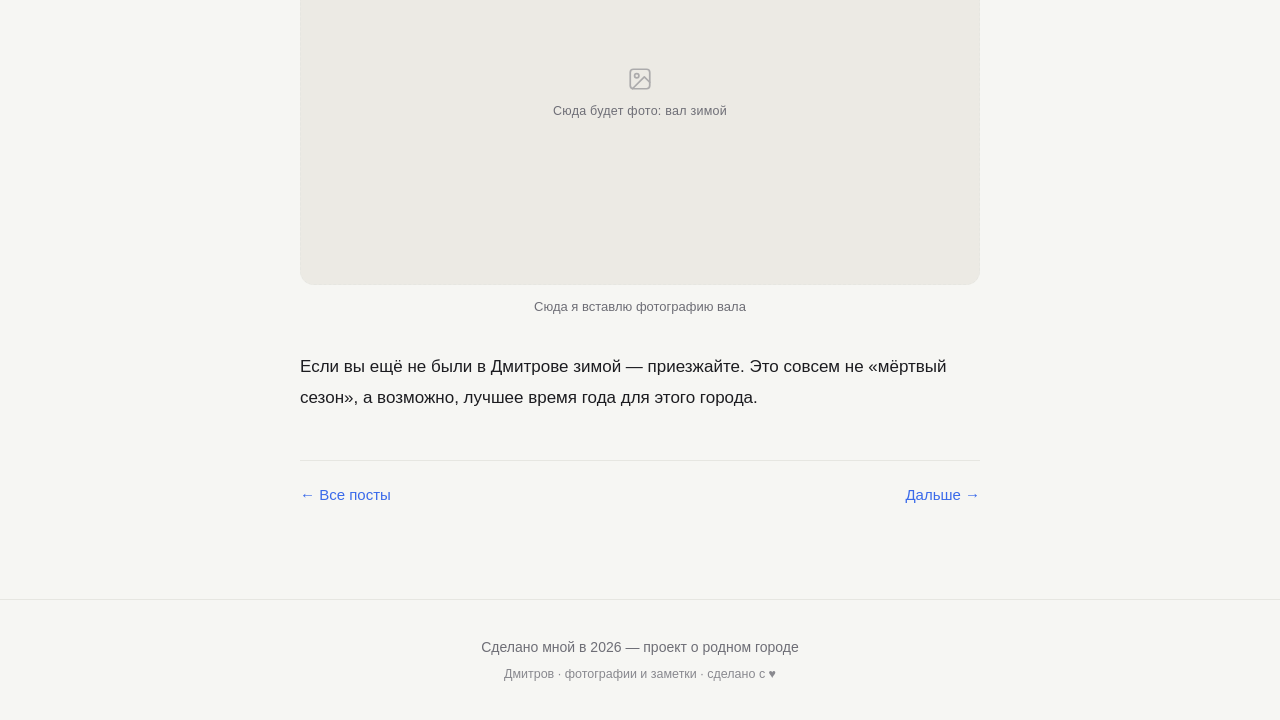
<file: post-2.html>
<!DOCTYPE html>
<html lang="ru" data-theme="light">
<head>
  <meta charset="UTF-8">
  <meta name="viewport" content="width=device-width, initial-scale=1.0">
  <meta name="description" content="Зимний кремль в Дмитрове — маршрут на выходные: каток, огни, собор.">
  <meta name="theme-color" content="#3d5fe0">
  <title>Зимний кремль — блог о Дмитрове</title>
  <link rel="icon" type="image/svg+xml" href="favicon.svg">
  <link rel="stylesheet" href="style.css">
  <script>
    (function () {
      var s = 'light';
      try { s = localStorage.getItem('theme') || s; } catch (e) {}
      if (s !== 'light' && s !== 'dark') { s = 'light'; }
      document.documentElement.dataset.theme = s;
      document.documentElement.classList.add('js');
    })();
  </script>
</head>
<body>

  <header class="site-head">
    <div class="container head-in">
      <a class="brand" href="index.html">
        <img src="favicon.svg" alt="" width="26" height="26">
        <span>Дмитров</span>
      </a>
      <nav class="main-nav" id="mainNav">
        <a href="index.html">Главная</a>
        <a href="places.html">Места</a>
        <a href="gallery.html">Фото</a>
        <a href="blog.html">Блог</a>
        <a href="about.html">О городе</a>
      </nav>
      <div class="head-acts">
        <button class="icon-btn" id="themeToggle" aria-label="Сменить тему">
          <svg class="icon-moon" viewBox="0 0 24 24" fill="none" stroke="currentColor" stroke-width="2" stroke-linecap="round" stroke-linejoin="round"><path d="M21 12.8A9 9 0 1 1 11.2 3a7 7 0 0 0 9.8 9.8z"/></svg>
          <svg class="icon-sun" viewBox="0 0 24 24" fill="none" stroke="currentColor" stroke-width="2" stroke-linecap="round" stroke-linejoin="round"><circle cx="12" cy="12" r="4"/><path d="M12 2v2M12 20v2M4.9 4.9l1.4 1.4M17.7 17.7l1.4 1.4M2 12h2M20 12h2M4.9 19.1l1.4-1.4M17.7 6.3l1.4-1.4"/></svg>
        </button>
        <button class="icon-btn nav-toggle" id="navToggle" aria-label="Меню" aria-expanded="false">
          <svg viewBox="0 0 24 24" fill="none" stroke="currentColor" stroke-width="2" stroke-linecap="round"><path d="M3 6h18M3 12h12M3 18h18"/></svg>
        </button>
      </div>
    </div>
  </header>

  <main>
    <article class="container post">

      <span class="label reveal">История · 2 декабря 2025</span>
      <h1 class="reveal">Зимний кремль: куда сходить в выходные</h1>
      <div class="post-meta reveal">
        <span>3 минуты чтения</span>
        <span>·</span>
        <span>Дмитров, центр</span>
      </div>

      <div class="post-body">
        <p class="lead-p reveal">Зимой Дмитровский кремль — это не музей, а живая площадка: каток на валу, огни на деревьях и тишина у собора. Вот мой короткий маршрут на один декабрьский вечер.</p>

        <p class="reveal">Начинать лучше со стороны Успенского собора. Когда темнеет, подсветка собора включается почти сразу после заката, и купол светится на фоне серого неба — это, пожалуй, самый красивый кадр в городе.</p>

        <figure class="reveal">
          <span class="ph"><svg viewBox="0 0 24 24" fill="none" stroke="currentColor" stroke-width="1.6" stroke-linecap="round" stroke-linejoin="round"><rect x="3" y="3" width="18" height="18" rx="3"/><circle cx="9" cy="9" r="2"/><path d="M21 15l-5-5L5 21"/></svg><span>Сюда будет фото: собор в вечерней подсветке</span></span>
          <figcaption>Сюда я вставлю фотографию собора</figcaption>
        </figure>

        <h2>Каток и не только</h2>
        <p class="reveal">Главная зимняя точка — каток. Он открывается прямо на валу, вокруг — ёлки с гирляндами. Катание бесплатное, со своими коньками. Если коньков нет, рядом есть пункт проката — обычно дешёвый.</p>

        <blockquote class="reveal">Мой совет: приходить около шести вечера. В это время ещё есть лёгкий синий час на фото, а народу становится меньше, чем днём.</blockquote>

        <h2>Маршрут целиком</h2>
        <p class="reveal">Собор → обход вала по кругу (около 20 минут) → каток → спуск к Яхроме, где зимой тоже включают подсветку деревьев. Весь маршрут спокойно укладывается в час-полтора, включая перерыв на горячий чай в ларьке.</p>

        <figure class="reveal">
          <span class="ph"><svg viewBox="0 0 24 24" fill="none" stroke="currentColor" stroke-width="1.6" stroke-linecap="round" stroke-linejoin="round"><rect x="3" y="3" width="18" height="18" rx="3"/><circle cx="9" cy="9" r="2"/><path d="M21 15l-5-5L5 21"/></svg><span>Сюда будет фото: вал зимой</span></span>
          <figcaption>Сюда я вставлю фотографию вала</figcaption>
        </figure>

        <p class="reveal">Если вы ещё не были в Дмитрове зимой — приезжайте. Это совсем не «мёртвый сезон», а возможно, лучшее время года для этого города.</p>
      </div>

      <nav class="post-foot reveal">
        <a href="blog.html">← Все посты</a>
        <a href="post-3.html">Дальше →</a>
      </nav>

    </article>
  </main>

  <footer class="site-foot">
    <div class="container">
      Сделано мной в 2026 — проект о родном городе
      <div class="small">Дмитров · фотографии и заметки · сделано с ♥</div>
    </div>
  </footer>

  <script src="script.js"></script>
</body>
</html>
</file>
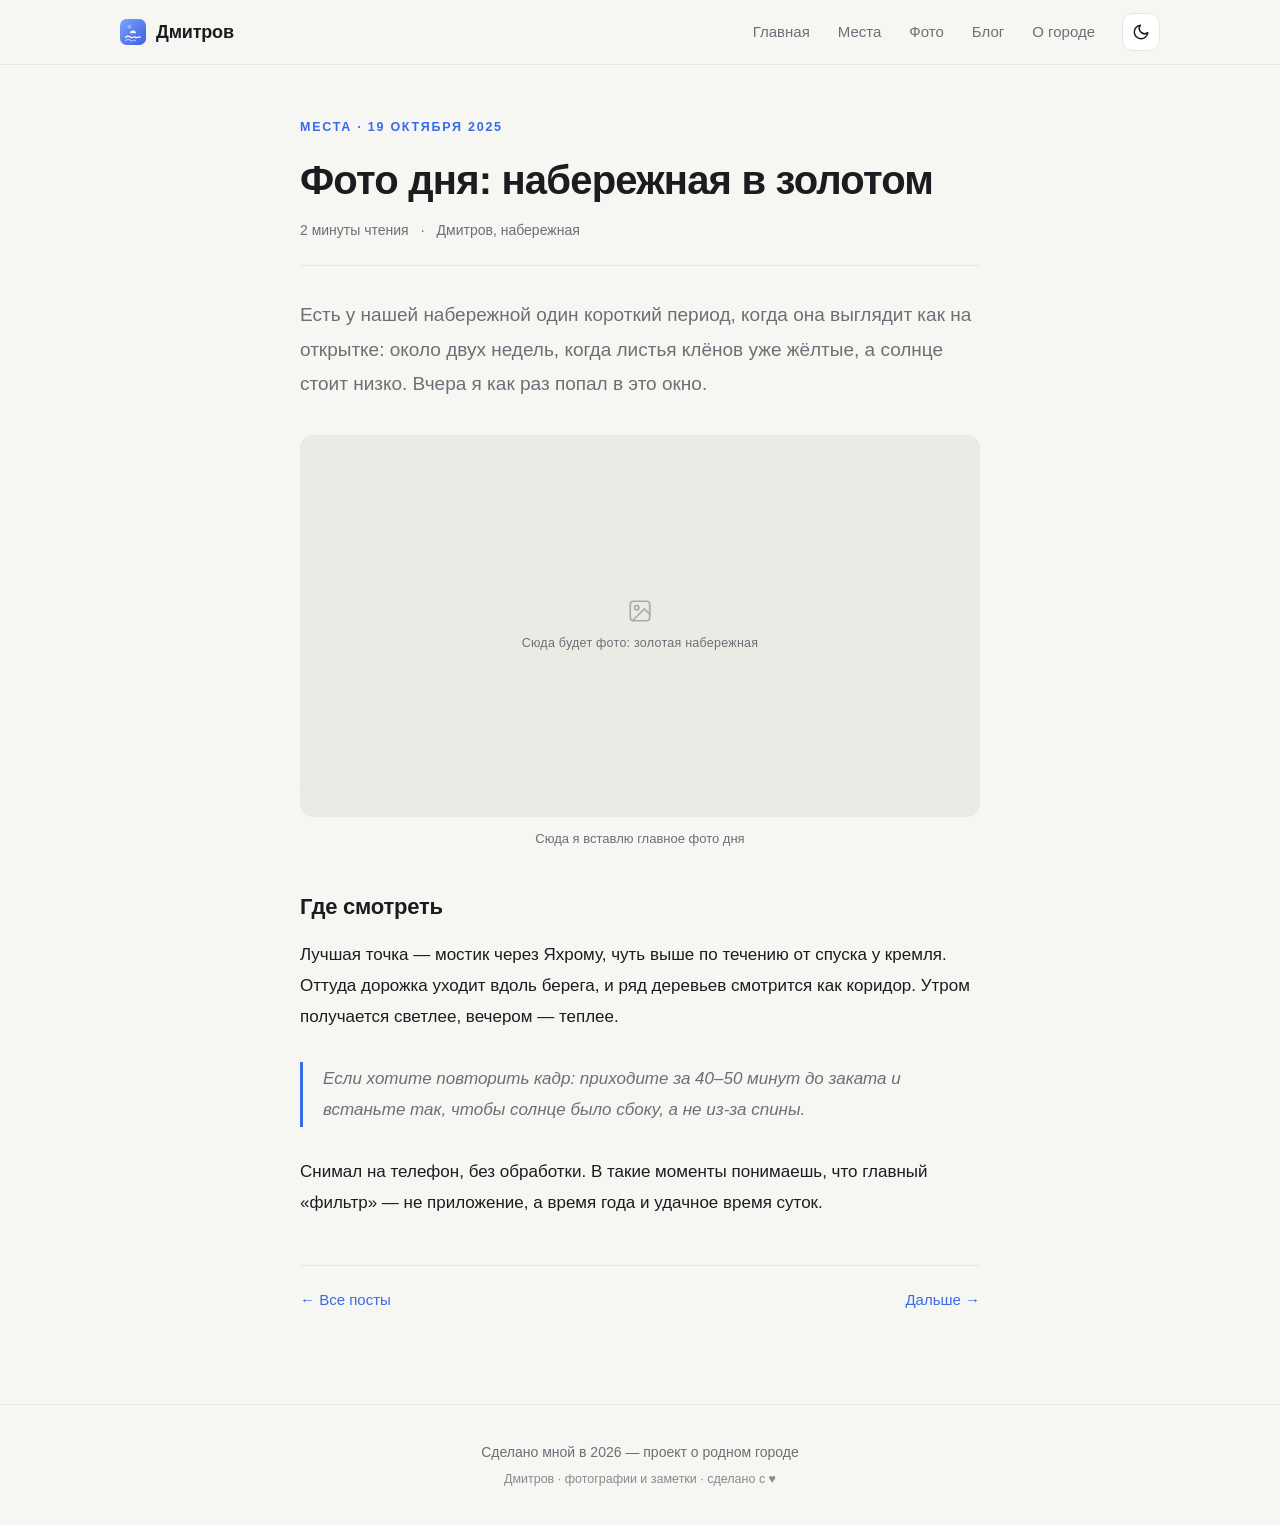
<file: post-3.html>
<!DOCTYPE html>
<html lang="ru" data-theme="light">
<head>
  <meta charset="UTF-8">
  <meta name="viewport" content="width=device-width, initial-scale=1.0">
  <meta name="description" content="Фото дня: набережная Дмитрова в золотом осеннем свете.">
  <meta name="theme-color" content="#3d5fe0">
  <title>Фото дня: набережная в золотом — блог о Дмитрове</title>
  <link rel="icon" type="image/svg+xml" href="favicon.svg">
  <link rel="stylesheet" href="style.css">
  <script>
    (function () {
      var s = 'light';
      try { s = localStorage.getItem('theme') || s; } catch (e) {}
      if (s !== 'light' && s !== 'dark') { s = 'light'; }
      document.documentElement.dataset.theme = s;
      document.documentElement.classList.add('js');
    })();
  </script>
</head>
<body>

  <header class="site-head">
    <div class="container head-in">
      <a class="brand" href="index.html">
        <img src="favicon.svg" alt="" width="26" height="26">
        <span>Дмитров</span>
      </a>
      <nav class="main-nav" id="mainNav">
        <a href="index.html">Главная</a>
        <a href="places.html">Места</a>
        <a href="gallery.html">Фото</a>
        <a href="blog.html">Блог</a>
        <a href="about.html">О городе</a>
      </nav>
      <div class="head-acts">
        <button class="icon-btn" id="themeToggle" aria-label="Сменить тему">
          <svg class="icon-moon" viewBox="0 0 24 24" fill="none" stroke="currentColor" stroke-width="2" stroke-linecap="round" stroke-linejoin="round"><path d="M21 12.8A9 9 0 1 1 11.2 3a7 7 0 0 0 9.8 9.8z"/></svg>
          <svg class="icon-sun" viewBox="0 0 24 24" fill="none" stroke="currentColor" stroke-width="2" stroke-linecap="round" stroke-linejoin="round"><circle cx="12" cy="12" r="4"/><path d="M12 2v2M12 20v2M4.9 4.9l1.4 1.4M17.7 17.7l1.4 1.4M2 12h2M20 12h2M4.9 19.1l1.4-1.4M17.7 6.3l1.4-1.4"/></svg>
        </button>
        <button class="icon-btn nav-toggle" id="navToggle" aria-label="Меню" aria-expanded="false">
          <svg viewBox="0 0 24 24" fill="none" stroke="currentColor" stroke-width="2" stroke-linecap="round"><path d="M3 6h18M3 12h12M3 18h18"/></svg>
        </button>
      </div>
    </div>
  </header>

  <main>
    <article class="container post">

      <span class="label reveal">Места · 19 октября 2025</span>
      <h1 class="reveal">Фото дня: набережная в золотом</h1>
      <div class="post-meta reveal">
        <span>2 минуты чтения</span>
        <span>·</span>
        <span>Дмитров, набережная</span>
      </div>

      <div class="post-body">
        <p class="lead-p reveal">Есть у нашей набережной один короткий период, когда она выглядит как на открытке: около двух недель, когда листья клёнов уже жёлтые, а солнце стоит низко. Вчера я как раз попал в это окно.</p>

        <figure class="reveal">
          <span class="ph"><svg viewBox="0 0 24 24" fill="none" stroke="currentColor" stroke-width="1.6" stroke-linecap="round" stroke-linejoin="round"><rect x="3" y="3" width="18" height="18" rx="3"/><circle cx="9" cy="9" r="2"/><path d="M21 15l-5-5L5 21"/></svg><span>Сюда будет фото: золотая набережная</span></span>
          <figcaption>Сюда я вставлю главное фото дня</figcaption>
        </figure>

        <h2>Где смотреть</h2>
        <p class="reveal">Лучшая точка — мостик через Яхрому, чуть выше по течению от спуска у кремля. Оттуда дорожка уходит вдоль берега, и ряд деревьев смотрится как коридор. Утром получается светлее, вечером — теплее.</p>

        <blockquote class="reveal">Если хотите повторить кадр: приходите за 40–50 минут до заката и встаньте так, чтобы солнце было сбоку, а не из-за спины.</blockquote>

        <p class="reveal">Снимал на телефон, без обработки. В такие моменты понимаешь, что главный «фильтр» — не приложение, а время года и удачное время суток.</p>
      </div>

      <nav class="post-foot reveal">
        <a href="blog.html">← Все посты</a>
        <a href="post-1.html">Дальше →</a>
      </nav>

    </article>
  </main>

  <footer class="site-foot">
    <div class="container">
      Сделано мной в 2026 — проект о родном городе
      <div class="small">Дмитров · фотографии и заметки · сделано с ♥</div>
    </div>
  </footer>

  <script src="script.js"></script>
</body>
</html>
</file>
<file: style.css>
/* ============================================================
   Дмитров — личный сайт о городе
   Общий стиль для всех страниц (светлая и тёмная тема).
   Шрифты — системные, ничего не подгружается из интернета.
   ============================================================ */

/* ---------- Переменные ---------- */
:root {
  --bg: #f6f6f3;              /* общий фон, тёплый светло-серый */
  --bg-card: #ffffff;         /* фон карточек */
  --text: #1c1c20;            /* основной текст */
  --muted: #6e6e76;           /* приглушённый текст */
  --line: #e6e6e1;            /* тонкие линии и границы */
  --accent: #3a6aea;          /* спокойный синий акцент */
  --accent-2: #5b8cff;
  --accent-soft: rgba(58, 106, 234, 0.08);
  --ph: #eceae4;              /* фон заглушки фото */
  --radius: 16px;
  --container: 1080px;
  --head-h: 64px;             /* высота шапки */
  --shadow: 0 6px 24px rgba(20, 24, 40, 0.06);
  --font: -apple-system, BlinkMacSystemFont, "Segoe UI", Roboto,
          "Helvetica Neue", Arial, sans-serif;
}

[data-theme="dark"] {
  --bg: #13141a;
  --bg-card: #1d1f26;
  --text: #ececf2;
  --muted: #9c9ea9;
  --line: #2a2c35;
  --accent: #7fa0f8;
  --accent-2: #9ab4ff;
  --accent-soft: rgba(127, 160, 248, 0.12);
  --ph: #232530;
  --shadow: 0 6px 24px rgba(0, 0, 0, 0.35);
}

/* ---------- База ---------- */
* { margin: 0; padding: 0; box-sizing: border-box; }

html { scroll-behavior: smooth; }

body {
  font-family: var(--font);
  background: var(--bg);
  color: var(--text);
  line-height: 1.6;
  -webkit-font-smoothing: antialiased;
  transition: background-color .3s ease, color .3s ease;
}

img { max-width: 100%; display: block; }
a { color: var(--accent); text-decoration: none; }

::selection { background: var(--accent-soft); }

:focus-visible { outline: 2px solid var(--accent); outline-offset: 2px; }

.container { max-width: var(--container); margin: 0 auto; padding: 0 20px; }
section[id] { scroll-margin-top: calc(var(--head-h) + 8px); }

/* ---------- Подписи-лейблы (стиль «редакции») ---------- */
.label {
  display: inline-block;
  font-size: 12.5px;
  font-weight: 700;
  letter-spacing: .14em;
  text-transform: uppercase;
  color: var(--accent);
  margin-bottom: 12px;
}

/* ---------- Шапка ---------- */
.site-head {
  position: sticky; top: 0; z-index: 50;
  background: color-mix(in srgb, var(--bg) 86%, transparent);
  -webkit-backdrop-filter: blur(12px);
  backdrop-filter: blur(12px);
  border-bottom: 1px solid var(--line);
}

.head-in {
  height: var(--head-h);
  display: flex; align-items: center; gap: 14px;
}

.brand {
  display: flex; align-items: center; gap: 10px;
  font-weight: 800; font-size: 18px; color: var(--text);
  letter-spacing: -.01em; transition: color .2s;
}
.brand:hover { color: var(--accent); }
.brand img { width: 26px; height: 26px; }

.main-nav { margin-left: auto; display: flex; gap: 2px; }
.main-nav a {
  color: var(--muted); font-size: 15px; font-weight: 500;
  padding: 9px 13px; border-radius: 10px; transition: color .2s, background .2s;
}
.main-nav a:hover { color: var(--accent); background: var(--accent-soft); }
.main-nav a.active { color: var(--accent); font-weight: 700; }

.head-acts { display: flex; gap: 8px; }

.icon-btn {
  width: 38px; height: 38px; border-radius: 11px;
  border: 1px solid var(--line); background: var(--bg-card); color: var(--text);
  display: grid; place-items: center; cursor: pointer;
  transition: border-color .2s, color .2s, transform .2s;
}
.icon-btn:hover { border-color: var(--accent); color: var(--accent); transform: translateY(-1px); }
.icon-btn svg { width: 18px; height: 18px; }

/* Иконки темы: показываем «луну» в светлой теме, «солнце» в тёмной */
[data-theme="light"] .icon-sun { display: none; }
[data-theme="dark"] .icon-moon { display: none; }

.nav-toggle { display: none; }

/* ---------- Кнопки ---------- */
.btn {
  display: inline-flex; align-items: center; gap: 8px;
  padding: 12px 24px; border-radius: 99px;
  font-size: 15px; font-weight: 600; font-family: var(--font);
  border: 1px solid transparent; cursor: pointer;
  transition: transform .2s, box-shadow .25s, background-color .25s, color .25s, border-color .25s;
}
.btn:hover { transform: translateY(-2px); }
.btn svg { width: 16px; height: 16px; }
.btn.primary { background: var(--accent); color: #fff; box-shadow: 0 8px 22px rgba(58, 106, 234, .25); }
.btn.primary:hover { box-shadow: 0 10px 28px rgba(58, 106, 234, .35); }
.btn.ghost { background: var(--bg-card); color: var(--text); border-color: var(--line); }
.btn.ghost:hover { border-color: var(--accent); color: var(--accent); }

/* ---------- Герой (главная) ---------- */
.hero {
  position: relative; overflow: hidden;
  padding: 88px 0 76px; text-align: center;
}
.hero::before {
  content: ""; position: absolute;
  left: -20%; right: -20%; bottom: -55%;
  height: 60%; pointer-events: none;
  background: radial-gradient(55% 100% at 50% 100%, rgba(58, 106, 234, .13), transparent 70%);
}
.hero-in { position: relative; }
.hero h1 {
  font-size: clamp(46px, 10vw, 86px);
  font-weight: 900; letter-spacing: -.035em; line-height: 1.02;
  margin: 16px 0 22px;
}
.hero .tagline {
  color: var(--muted);
  font-size: clamp(16px, 2.6vw, 19px);
  max-width: 640px; margin: 0 auto 32px;
}
.hero-acts { display: flex; gap: 12px; justify-content: center; flex-wrap: wrap; }

/* ---------- Секции ---------- */
.section { padding: 62px 0; }
.section-head { margin-bottom: 32px; }
.section-head h2 {
  font-size: clamp(23px, 4vw, 33px);
  font-weight: 800; letter-spacing: -.02em;
}
.section-head p { color: var(--muted); margin-top: 8px; max-width: 560px; }

.more {
  display: inline-flex; align-items: center; gap: 7px;
  color: var(--accent); font-weight: 600; font-size: 15px;
  margin-top: 24px; transition: gap .2s;
}
.more:hover { gap: 11px; }
.more svg { width: 15px; height: 15px; }

/* ---------- Заголовок внутренних страниц ---------- */
.page-head { padding: 56px 0 30px; }
.page-head h1 {
  font-size: clamp(30px, 5.5vw, 44px);
  font-weight: 900; letter-spacing: -.02em; line-height: 1.12;
}
.page-head .lead { color: var(--muted); margin-top: 12px; max-width: 640px; font-size: 17px; }

/* ---------- Карточки постов ---------- */
.posts-grid {
  display: grid;
  grid-template-columns: repeat(auto-fill, minmax(280px, 1fr));
  gap: 18px;
}
.post-card {
  background: var(--bg-card);
  border: 1px solid var(--line); border-radius: var(--radius);
  padding: 24px; display: flex; flex-direction: column; gap: 10px;
  transition: transform .25s, box-shadow .25s, border-color .25s;
}
.post-card:hover { transform: translateY(-3px); box-shadow: var(--shadow); border-color: var(--accent); }
.post-meta { display: flex; align-items: center; gap: 10px; font-size: 13px; color: var(--muted); }
.post-card h3 { font-size: 18px; font-weight: 700; line-height: 1.35; }
.post-card h3 a { color: var(--text); transition: color .2s; }
.post-card h3 a:hover { color: var(--accent); }
.post-card p { font-size: 14.5px; color: var(--muted); flex: 1; }
.post-card .read { color: var(--accent); font-weight: 600; font-size: 14px; }

.tag {
  font-size: 11.5px; font-weight: 700; letter-spacing: .08em; text-transform: uppercase;
  color: var(--accent); background: var(--accent-soft);
  padding: 3px 9px; border-radius: 99px; white-space: nowrap;
}

/* ---------- Заглушка фото ---------- */
.ph {
  background: var(--ph);
  border: 1.5px dashed var(--line);
  border-radius: var(--radius);
  display: flex; flex-direction: column; gap: 8px;
  align-items: center; justify-content: center;
  color: var(--muted); text-align: center;
  padding: 12px;
}
.ph svg { width: 26px; height: 26px; opacity: .5; }
.ph span { font-size: 12.5px; letter-spacing: .02em; }

/* ---------- Места ---------- */
.places-grid {
  display: grid;
  grid-template-columns: repeat(auto-fill, minmax(240px, 1fr));
  gap: 18px;
}
.place {
  background: var(--bg-card);
  border: 1px solid var(--line); border-radius: var(--radius);
  overflow: hidden; display: flex; flex-direction: column;
  transition: transform .25s, box-shadow .25s, border-color .25s;
}
.place:hover { transform: translateY(-3px); box-shadow: var(--shadow); border-color: var(--accent); }
.place .ph { border: none; border-bottom: 1.5px dashed var(--line); border-radius: 0; aspect-ratio: 16 / 10; }
.place-body { padding: 16px 18px 18px; }
.place-body h3 { font-size: 16.5px; font-weight: 700; }
.place-body p { font-size: 14px; color: var(--muted); margin-top: 6px; }

/* ---------- Галерея ---------- */
.gallery { display: grid; grid-template-columns: repeat(3, 1fr); gap: 16px; }
.g-item { text-align: center; }
.g-item .ph { aspect-ratio: 4 / 3; border-radius: 12px; width: 100%; }
.g-item figcaption { font-size: 13px; color: var(--muted); margin-top: 9px; }

/* ---------- Календарь релизов ---------- */
.rel-list { border-top: 1px solid var(--line); margin-top: 6px; }
.rel {
  display: flex; gap: 18px; align-items: baseline;
  padding: 17px 4px; border-bottom: 1px solid var(--line);
  transition: background .2s;
}
.rel:hover { background: var(--accent-soft); }
.rel time {
  flex: 0 0 96px; font-size: 13px; color: var(--muted);
  font-variant-numeric: tabular-nums;
}
.rel .r-title { font-weight: 600; font-size: 15.5px; color: var(--text); transition: color .2s; }
.rel .r-title:hover { color: var(--accent); }
.rel .tag { margin-left: 10px; }
.rel .r-note { color: var(--muted); font-size: 13.5px; margin-left: 8px; }

/* ---------- Текстовая страница (блог-стиль) ---------- */
.prose { max-width: 680px; }
.prose p { font-size: 17px; line-height: 1.8; margin-bottom: 20px; }
.prose strong { font-weight: 700; }

.facts {
  display: grid;
  grid-template-columns: repeat(auto-fit, minmax(150px, 1fr));
  gap: 12px; margin: 28px 0;
}
.fact {
  background: var(--bg-card); border: 1px solid var(--line); border-radius: 12px;
  padding: 16px 16px 14px;
}
.fact b { display: block; font-size: 21px; font-weight: 800; color: var(--accent); }
.fact span { font-size: 13px; color: var(--muted); }

.note {
  background: var(--accent-soft);
  border: 1px solid color-mix(in srgb, var(--accent) 25%, transparent);
  border-radius: 14px; padding: 20px 22px; margin-top: 32px;
}
.note h3 { font-size: 16px; font-weight: 700; margin-bottom: 6px; }
.note p { font-size: 15px; color: var(--muted); margin: 0; }

/* ---------- Страница поста (стиль Telegraph) ---------- */
.post { max-width: 680px; margin: 0 auto; padding: 48px 0 72px; }
.post h1 {
  font-size: clamp(28px, 5.5vw, 40px);
  font-weight: 900; letter-spacing: -.02em; line-height: 1.15;
  margin: 8px 0 16px;
}
.post .post-meta {
  display: flex; flex-wrap: wrap; gap: 12px; align-items: center;
  color: var(--muted); font-size: 14px;
  padding-bottom: 24px; border-bottom: 1px solid var(--line); margin-bottom: 32px;
}
.post-body { font-size: 17px; line-height: 1.8; }
.post-body p { margin-bottom: 22px; }
.post-body .lead-p { font-size: 19px; color: var(--muted); }
.post-body h2 { font-size: 22px; font-weight: 800; margin: 36px 0 14px; letter-spacing: -.01em; }
.post-body blockquote {
  border-left: 3px solid var(--accent);
  padding: 2px 0 2px 20px; margin: 30px 0;
  color: var(--muted); font-style: italic;
}
.post-body figure { margin: 34px 0; }
.post-body .ph { aspect-ratio: 16 / 9; border-radius: 14px; }
.post-body figcaption { font-size: 13px; color: var(--muted); text-align: center; margin-top: 10px; }
.post-foot {
  margin-top: 46px; padding-top: 22px;
  border-top: 1px solid var(--line);
  display: flex; justify-content: space-between; gap: 12px;
  font-size: 15px; flex-wrap: wrap;
}

/* ---------- Подвал ---------- */
.site-foot {
  border-top: 1px solid var(--line);
  padding: 36px 0; margin-top: 20px;
  text-align: center; color: var(--muted); font-size: 14px;
}
.site-foot .small { font-size: 12.5px; margin-top: 6px; opacity: .8; }

/* ---------- Появление при прокрутке ---------- */
/* Класс .js ставит скрипт в <head> — значит, без JS всё просто видно. */
html.js .reveal { opacity: 0; transform: translateY(16px); }
.reveal { transition: opacity .6s ease, transform .6s ease; }
html.js .reveal.in { opacity: 1; transform: none; }

/* ---------- Адаптивность ---------- */
@media (max-width: 900px) {
  .gallery { grid-template-columns: repeat(2, 1fr); }
}

@media (max-width: 760px) {
  .hero { padding: 62px 0 56px; }
  .section { padding: 46px 0; }
  .nav-toggle { display: grid; }
  .main-nav {
    position: absolute; top: var(--head-h); left: 0; right: 0;
    flex-direction: column; gap: 4px; display: none;
    background: var(--bg-card);
    border-bottom: 1px solid var(--line);
    padding: 12px 16px 16px;
    box-shadow: var(--shadow);
  }
  .main-nav.open { display: flex; }
  .main-nav a { padding: 12px 14px; font-size: 16px; }
  .rel { flex-direction: column; gap: 3px; align-items: flex-start; }
  .rel time { flex: none; font-size: 12.5px; }
  .rel .tag { margin-left: 0; }
  .rel .r-note { margin-left: 0; }
}

@media (max-width: 520px) {
  .posts-grid, .places-grid { grid-template-columns: 1fr; }
  .gallery { grid-template-columns: 1fr; }
  .hero h1 { font-size: clamp(40px, 14vw, 56px); }
  .post { padding-top: 32px; }
}

@media (prefers-reduced-motion: reduce) {
  html { scroll-behavior: auto; }
  *, *::before, *::after {
    transition: none !important;
    animation: none !important;
  }
  html.js .reveal { opacity: 1; transform: none; }
}
</file>
